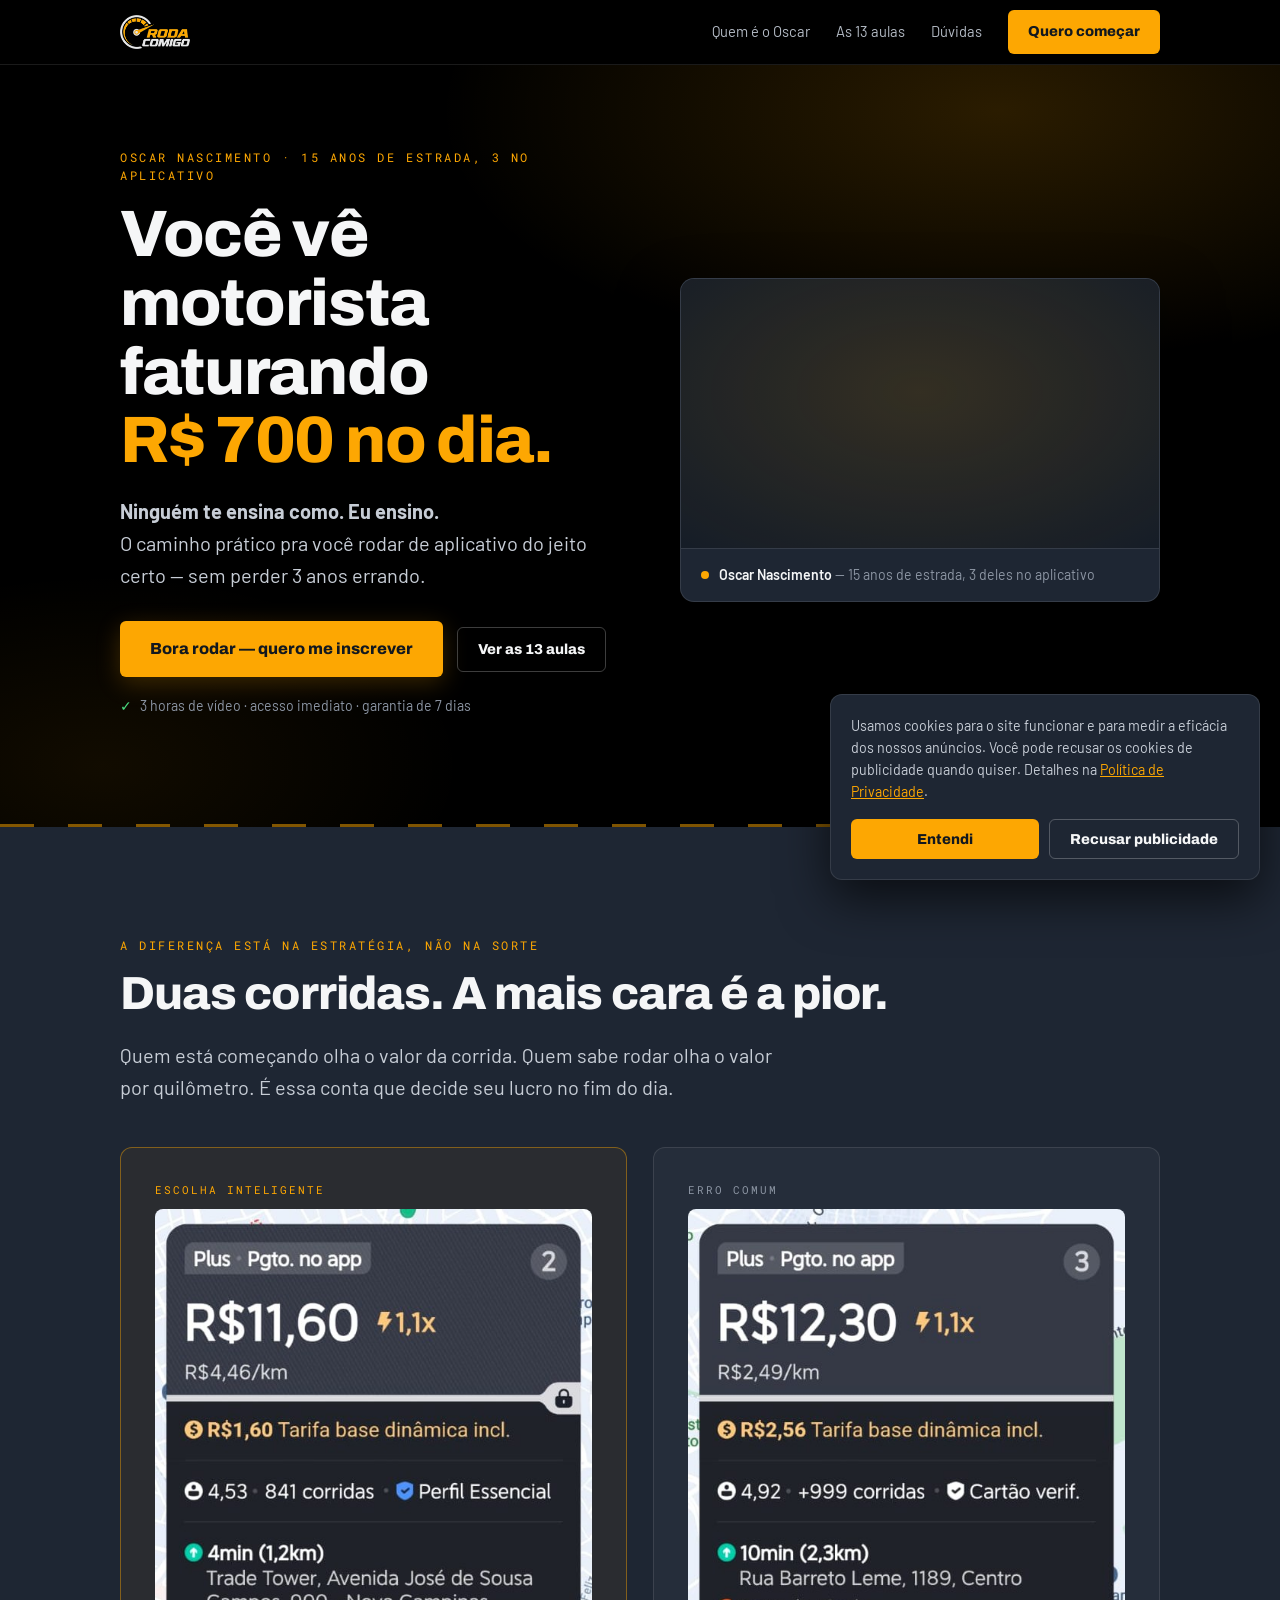
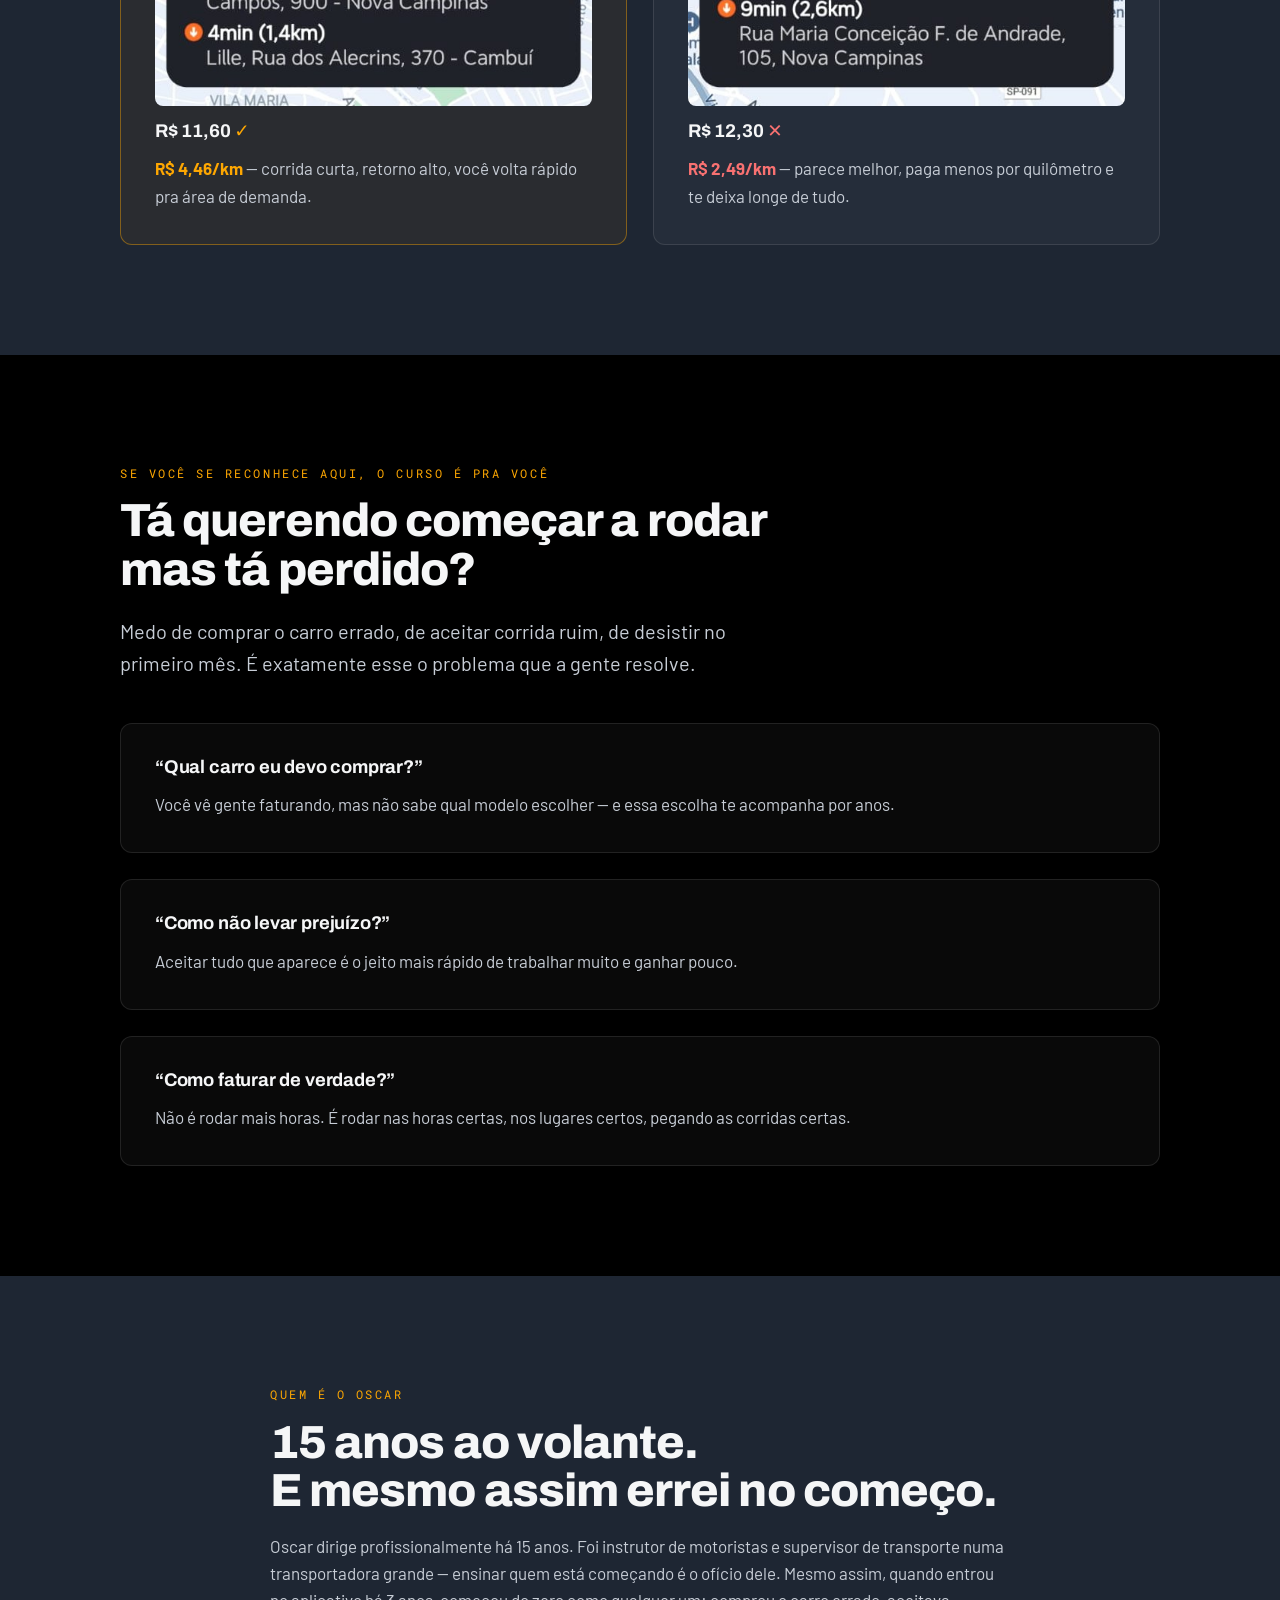
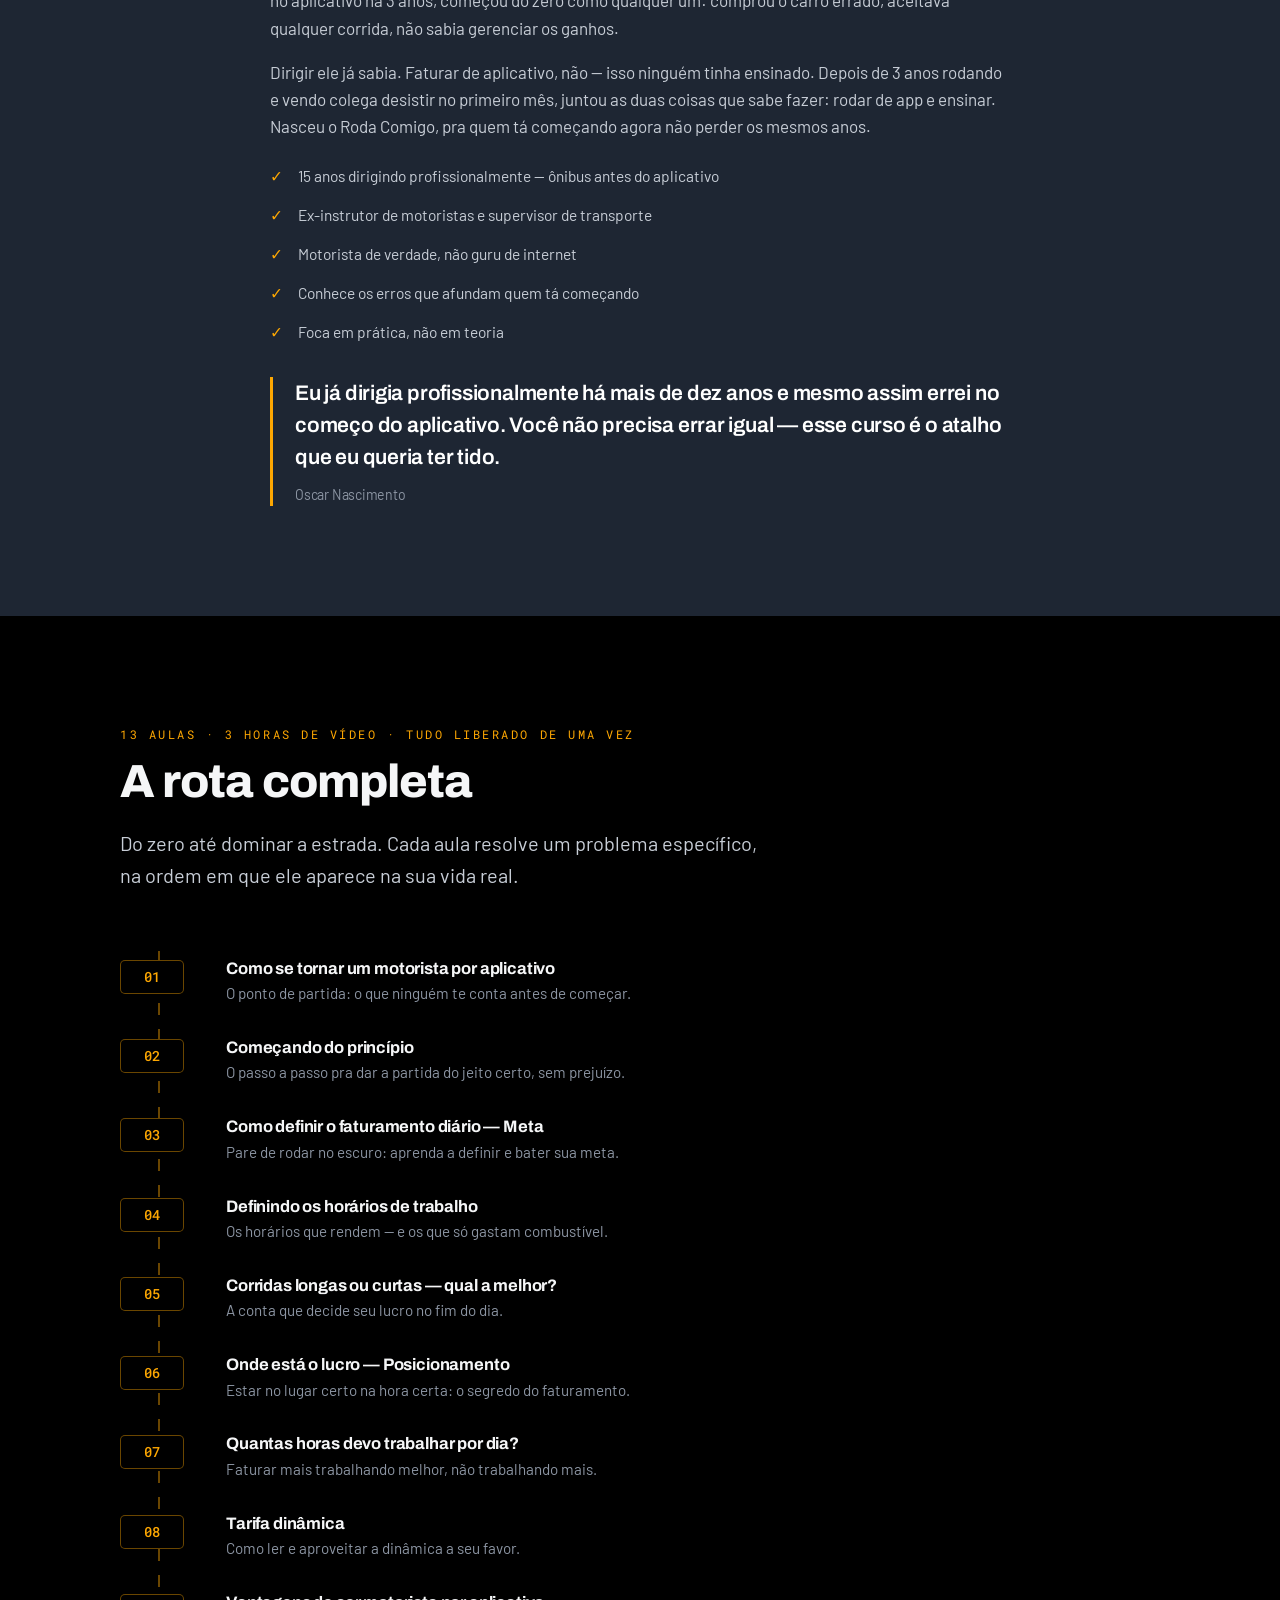
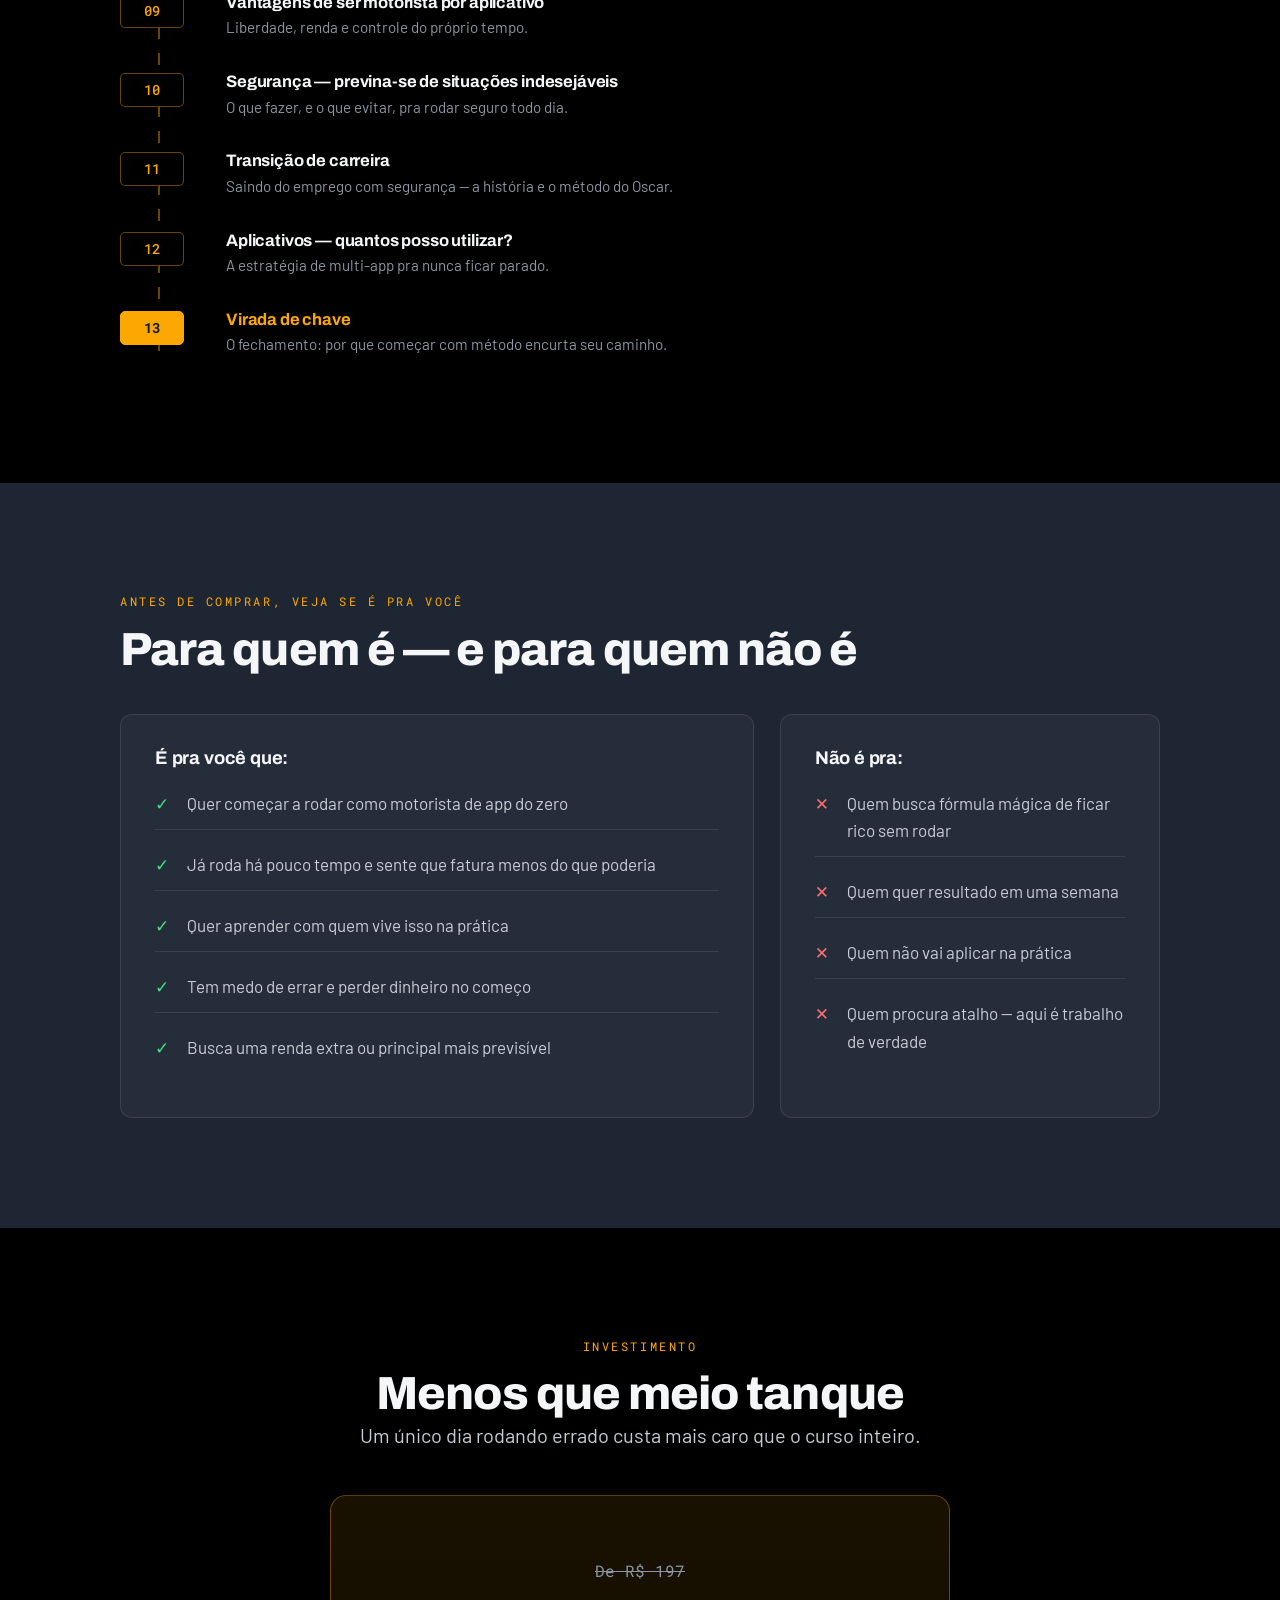
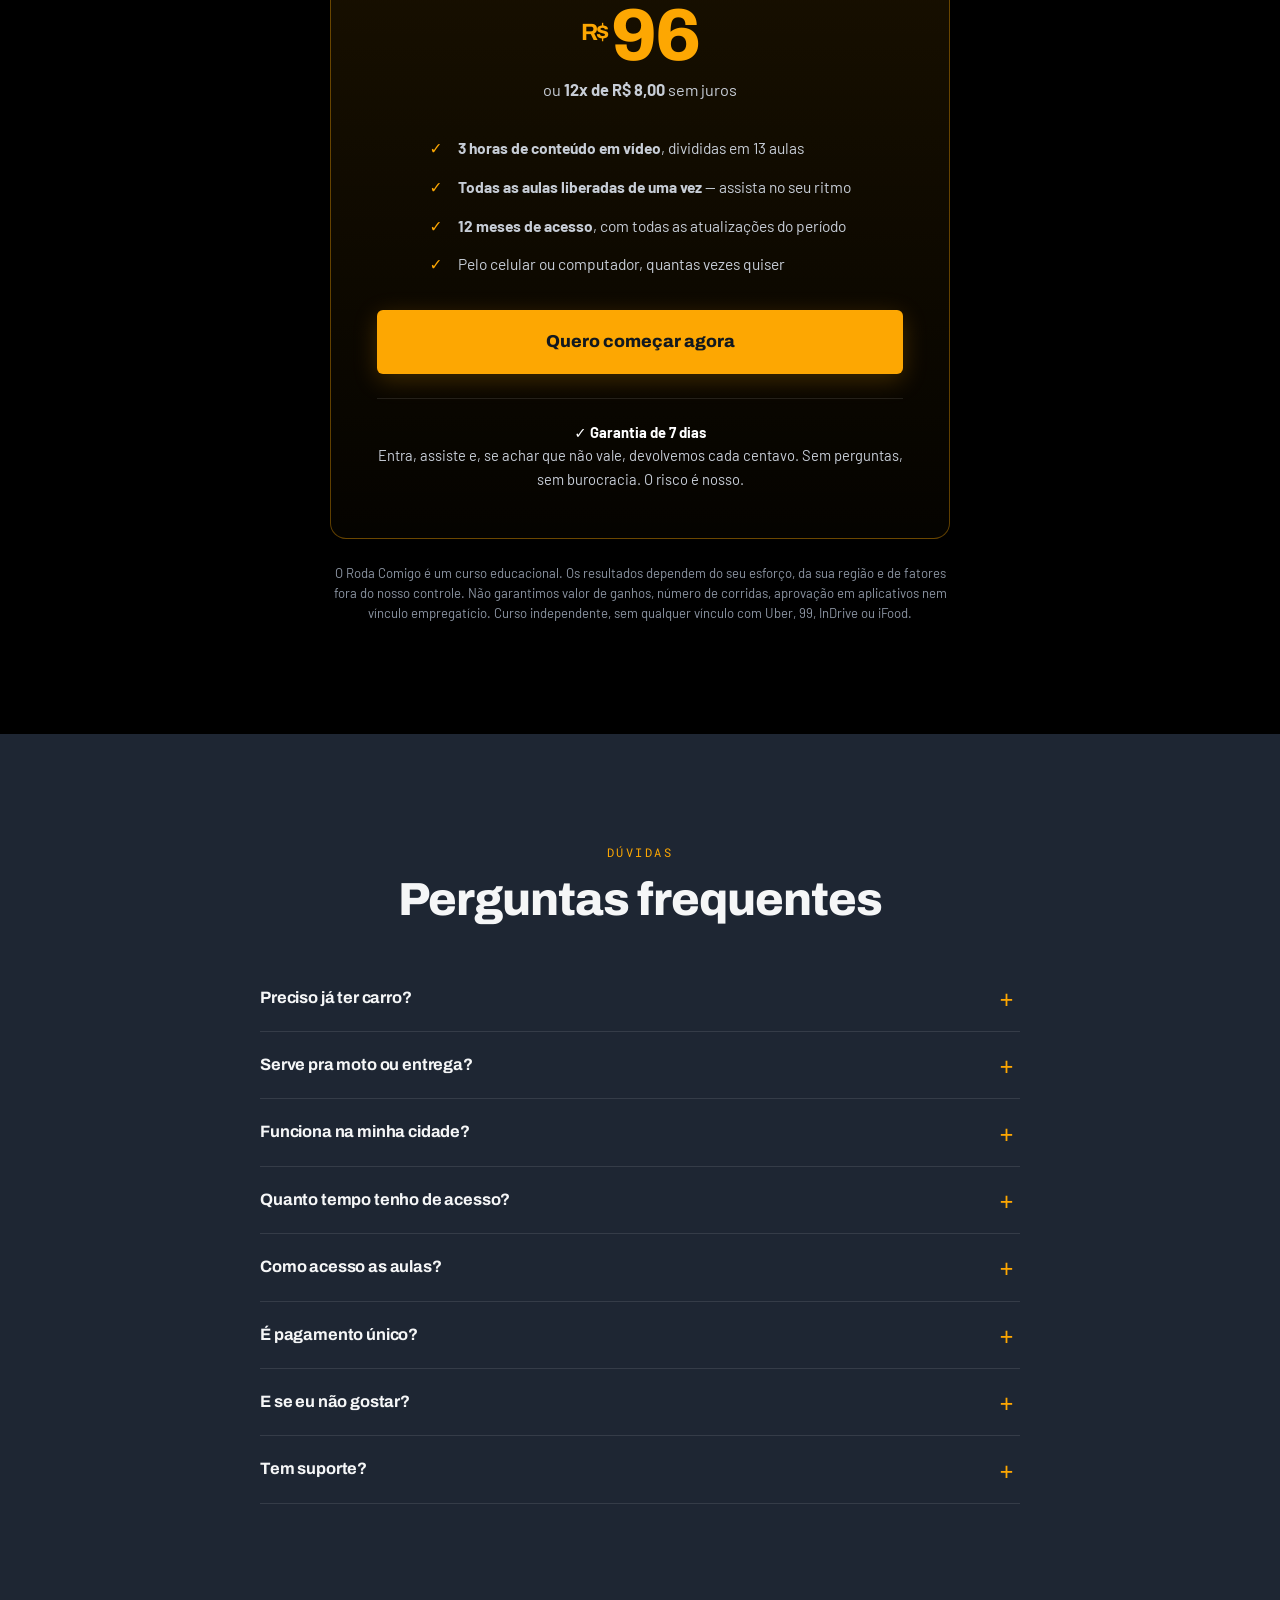
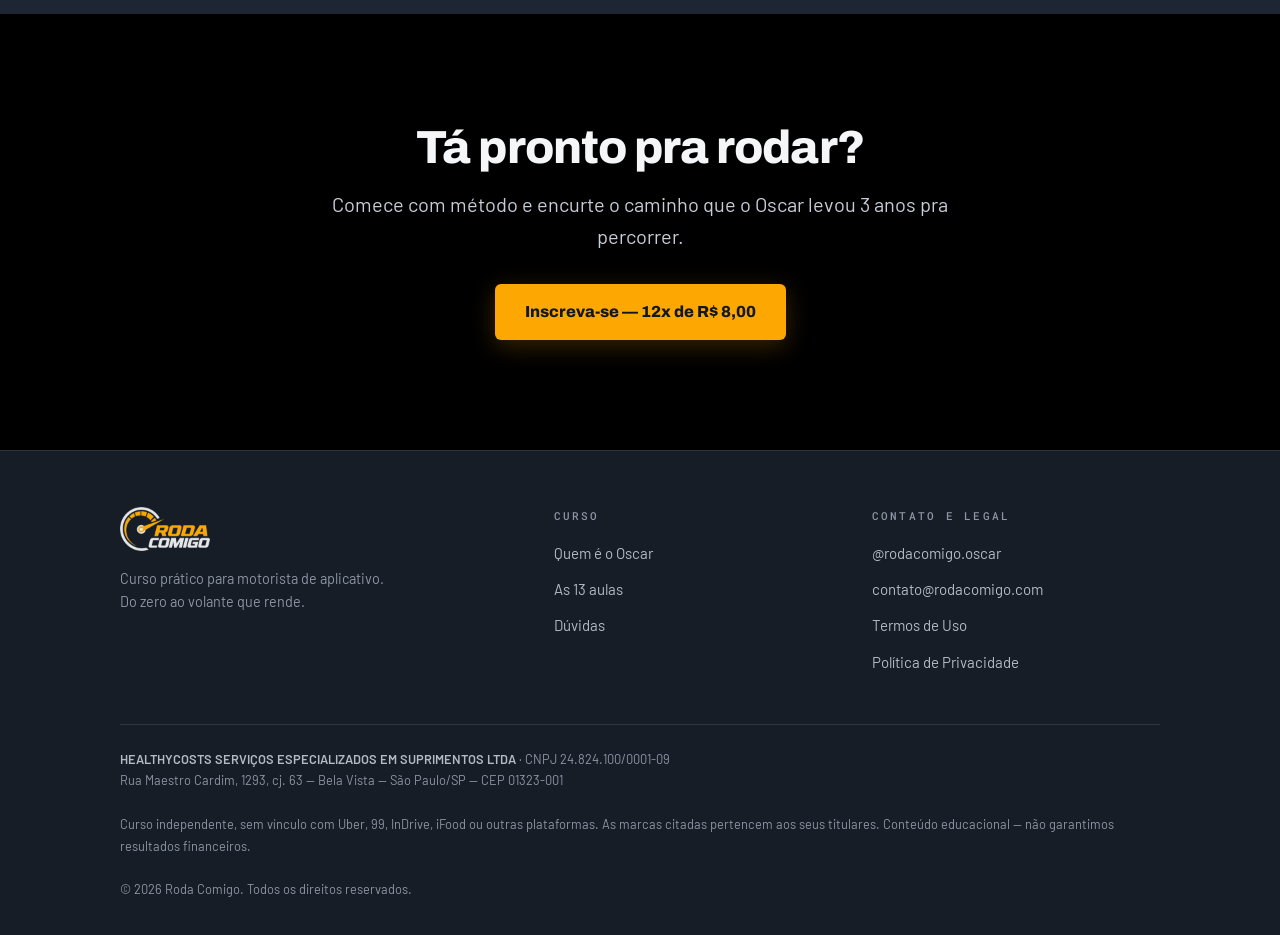
<file: index.html>
<!DOCTYPE html>
<html lang="pt-BR">
<head>
<meta charset="utf-8">
<meta name="viewport" content="width=device-width,initial-scale=1">
<title>Roda Comigo — Curso prático para motorista de aplicativo</title>
<meta name="description" content="O caminho prático pra começar a rodar de aplicativo do jeito certo, sem perder 3 anos errando. 13 aulas com Oscar Nascimento: 15 anos de estrada, 3 deles no aplicativo.">
<link rel="canonical" href="https://rodacomigo.com/">

<meta property="og:type" content="website">
<meta property="og:url" content="https://rodacomigo.com/">
<meta property="og:title" content="Roda Comigo — Curso prático para motorista de aplicativo">
<meta property="og:description" content="Você vê motorista faturando R$ 700 no dia. Ninguém te ensina como. Eu ensino.">
<meta property="og:image" content="https://rodacomigo.com/img/og.jpg">
<meta property="og:locale" content="pt_BR">
<meta name="twitter:card" content="summary_large_image">
<meta name="theme-color" content="#000000">

<link rel="icon" href="img/favicon.png">
<link rel="preconnect" href="https://fonts.googleapis.com">
<link rel="preconnect" href="https://fonts.gstatic.com" crossorigin>
<link rel="preconnect" href="https://player-vz-9c68e876-74e.tv.pandavideo.com.br">
<link href="https://fonts.googleapis.com/css2?family=Archivo:wght@400;600;700;800&family=Barlow:wght@400;500;600;700&family=Roboto+Mono:wght@400;500&display=swap" rel="stylesheet">
<link rel="stylesheet" href="style.css">

<!-- ═══════════════════════════════════════════════════════════════
     PIXEL / TAG — cole aqui quando tiver os IDs.
     Os pixels carregam por padrão, com base em legítimo interesse.
     Quem recusa no banner (opt-out) fica registrado e não é rastreado,
     conforme a Política de Privacidade (item 6).
     ═══════════════════════════════════════════════════════════════ -->
</head>
<body>

<nav class="nav">
  <div class="wrap">
    <a class="brand brand-img" href="/"><img src="img/logo-claro.png" alt="Roda Comigo" width="135" height="66"></a>
    <div class="nav-links">
      <a href="#sobre">Quem é o Oscar</a>
      <a href="#aulas">As 13 aulas</a>
      <a href="#faq">Dúvidas</a>
      <a class="btn btn-sm" href="https://clkdmg.site/pay/roda-comigo" target="_blank" rel="noopener">Quero começar</a>
    </div>
  </div>
</nav>

<!-- ═══════════ HERO ═══════════ -->
<header class="hero">
  <div class="wrap hero-grid">
    <div>
      <p class="eyebrow">Oscar Nascimento · 15 anos de estrada, 3 no aplicativo</p>
      <h1>Você vê motorista faturando<br><span class="amber">R$ 700 no dia.</span></h1>
      <p class="lead"><strong>Ninguém te ensina como. Eu ensino.</strong><br>
      O caminho prático pra você rodar de aplicativo do jeito certo — sem perder 3 anos errando.</p>
      <div class="hero-cta">
        <a class="btn" href="https://clkdmg.site/pay/roda-comigo" target="_blank" rel="noopener">Bora rodar — quero me inscrever</a>
        <a class="btn btn-ghost btn-sm" href="#aulas">Ver as 13 aulas</a>
      </div>
      <p class="hero-note">3 horas de vídeo · acesso imediato · garantia de 7 dias</p>
    </div>

    <!-- ═══ VÍDEO DO OSCAR — Panda Video ═══
         Para trocar o vídeo, substitua o ID 8ae888c9-78c2-40eb-933e-add168d52305
         na URL do iframe pelo ID do novo vídeo no painel do Panda. -->
    <div class="video-card">
      <div class="video-frame">
        <iframe
          id="panda-8ae888c9-78c2-40eb-933e-add168d52305"
          src="https://player-vz-9c68e876-74e.tv.pandavideo.com.br/embed/?v=8ae888c9-78c2-40eb-933e-add168d52305"
          title="Oscar Nascimento apresenta o Roda Comigo"
          allow="accelerometer;gyroscope;autoplay;encrypted-media;picture-in-picture"
          allowfullscreen="true"
          fetchpriority="high"></iframe>
      </div>
      <div class="video-cap">
        <span class="dot-live" aria-hidden="true"></span>
        <span><strong>Oscar Nascimento</strong> — 15 anos de estrada, 3 deles no aplicativo</span>
      </div>
    </div>
  </div>
</header>

<!-- ═══════════ A CONTA QUE NINGUÉM FAZ ═══════════ -->
<section class="section-graphite">
  <div class="wrap">
    <p class="eyebrow">A diferença está na estratégia, não na sorte</p>
    <h2>Duas corridas. A mais cara é a pior.</h2>
    <p class="lead">Quem está começando olha o valor da corrida. Quem sabe rodar olha o valor por quilômetro. É essa conta que decide seu lucro no fim do dia.</p>

    <div class="split">
      <div class="card hi">
        <span class="tag">Escolha inteligente</span>
        <!-- Substitua pela sua imagem: img/corrida-boa.jpeg -->
        <img src="img/corrida-boa.jpeg" alt="Print de corrida de R$ 11,60 com R$ 4,46 por quilômetro" style="border-radius:8px;margin-bottom:16px" loading="lazy">
        <h3>R$ 11,60 <span class="amber">✓</span></h3>
        <p style="margin:0;color:#c7cdd6"><strong class="amber">R$ 4,46/km</strong> — corrida curta, retorno alto, você volta rápido pra área de demanda.</p>
      </div>
      <div class="card">
        <span class="tag">Erro comum</span>
        <!-- Substitua pela sua imagem: img/corrida-ruim.jpeg -->
        <img src="img/corrida-ruim.jpeg" alt="Print de corrida de R$ 12,30 com R$ 2,49 por quilômetro" style="border-radius:8px;margin-bottom:16px" loading="lazy">
        <h3>R$ 12,30 <span style="color:#f87171">✕</span></h3>
        <p style="margin:0;color:#c7cdd6"><strong style="color:#f87171">R$ 2,49/km</strong> — parece melhor, paga menos por quilômetro e te deixa longe de tudo.</p>
      </div>
    </div>
  </div>
</section>

<!-- ═══════════ O PROBLEMA ═══════════ -->
<section>
  <div class="wrap">
    <p class="eyebrow">Se você se reconhece aqui, o curso é pra você</p>
    <h2>Tá querendo começar a rodar<br>mas tá perdido?</h2>
    <p class="lead">Medo de comprar o carro errado, de aceitar corrida ruim, de desistir no primeiro mês. É exatamente esse o problema que a gente resolve.</p>

    <div class="split" style="grid-template-columns:1fr">
      <div class="card"><h3>“Qual carro eu devo comprar?”</h3><p style="margin:0;color:#c7cdd6">Você vê gente faturando, mas não sabe qual modelo escolher — e essa escolha te acompanha por anos.</p></div>
      <div class="card"><h3>“Como não levar prejuízo?”</h3><p style="margin:0;color:#c7cdd6">Aceitar tudo que aparece é o jeito mais rápido de trabalhar muito e ganhar pouco.</p></div>
      <div class="card"><h3>“Como faturar de verdade?”</h3><p style="margin:0;color:#c7cdd6">Não é rodar mais horas. É rodar nas horas certas, nos lugares certos, pegando as corridas certas.</p></div>
    </div>
  </div>
</section>

<!-- ═══════════ OSCAR ═══════════ -->
<section class="section-graphite" id="sobre">
  <div class="wrap oscar oscar-solo">
    <div>
      <p class="eyebrow">Quem é o Oscar</p>
      <h2>15 anos ao volante.<br>E mesmo assim errei no começo.</h2>
      <p style="color:#c7cdd6">Oscar dirige profissionalmente há 15 anos. Foi instrutor de motoristas e supervisor de transporte numa transportadora grande — ensinar quem está começando é o ofício dele. Mesmo assim, quando entrou no aplicativo há 3 anos, começou do zero como qualquer um: comprou o carro errado, aceitava qualquer corrida, não sabia gerenciar os ganhos.</p>
      <p style="color:#c7cdd6">Dirigir ele já sabia. Faturar de aplicativo, não — isso ninguém tinha ensinado. Depois de 3 anos rodando e vendo colega desistir no primeiro mês, juntou as duas coisas que sabe fazer: rodar de app e ensinar. Nasceu o Roda Comigo, pra quem tá começando agora não perder os mesmos anos.</p>
      <ul class="offer-list" style="margin-bottom:0">
        <li>15 anos dirigindo profissionalmente — ônibus antes do aplicativo</li><li>Ex-instrutor de motoristas e supervisor de transporte</li><li>Motorista de verdade, não guru de internet</li>
        <li>Conhece os erros que afundam quem tá começando</li>
        <li>Foca em prática, não em teoria</li>
      </ul>
      <blockquote>
        Eu já dirigia profissionalmente há mais de dez anos e mesmo assim errei no começo do aplicativo. Você não precisa errar igual — esse curso é o atalho que eu queria ter tido.
        <cite>Oscar Nascimento</cite>
      </blockquote>
    </div>
  </div>
</section>

<!-- ═══════════ A ROTA — 13 AULAS ═══════════ -->
<section id="aulas">
  <div class="wrap">
    <p class="eyebrow">13 aulas · 3 horas de vídeo · tudo liberado de uma vez</p>
    <h2>A rota completa</h2>
    <p class="lead">Do zero até dominar a estrada. Cada aula resolve um problema específico, na ordem em que ele aparece na sua vida real.</p>

    <div class="rota">
      <article class="km"><div class="km-num">01</div><div class="km-body"><h3>Como se tornar um motorista por aplicativo</h3><p>O ponto de partida: o que ninguém te conta antes de começar.</p></div></article>
      <article class="km"><div class="km-num">02</div><div class="km-body"><h3>Começando do princípio</h3><p>O passo a passo pra dar a partida do jeito certo, sem prejuízo.</p></div></article>
      <article class="km"><div class="km-num">03</div><div class="km-body"><h3>Como definir o faturamento diário — Meta</h3><p>Pare de rodar no escuro: aprenda a definir e bater sua meta.</p></div></article>
      <article class="km"><div class="km-num">04</div><div class="km-body"><h3>Definindo os horários de trabalho</h3><p>Os horários que rendem — e os que só gastam combustível.</p></div></article>
      <article class="km"><div class="km-num">05</div><div class="km-body"><h3>Corridas longas ou curtas — qual a melhor?</h3><p>A conta que decide seu lucro no fim do dia.</p></div></article>
      <article class="km"><div class="km-num">06</div><div class="km-body"><h3>Onde está o lucro — Posicionamento</h3><p>Estar no lugar certo na hora certa: o segredo do faturamento.</p></div></article>
      <article class="km"><div class="km-num">07</div><div class="km-body"><h3>Quantas horas devo trabalhar por dia?</h3><p>Faturar mais trabalhando melhor, não trabalhando mais.</p></div></article>
      <article class="km"><div class="km-num">08</div><div class="km-body"><h3>Tarifa dinâmica</h3><p>Como ler e aproveitar a dinâmica a seu favor.</p></div></article>
      <article class="km"><div class="km-num">09</div><div class="km-body"><h3>Vantagens de ser motorista por aplicativo</h3><p>Liberdade, renda e controle do próprio tempo.</p></div></article>
      <article class="km"><div class="km-num">10</div><div class="km-body"><h3>Segurança — previna-se de situações indesejáveis</h3><p>O que fazer, e o que evitar, pra rodar seguro todo dia.</p></div></article>
      <article class="km"><div class="km-num">11</div><div class="km-body"><h3>Transição de carreira</h3><p>Saindo do emprego com segurança — a história e o método do Oscar.</p></div></article>
      <article class="km"><div class="km-num">12</div><div class="km-body"><h3>Aplicativos — quantos posso utilizar?</h3><p>A estratégia de multi-app pra nunca ficar parado.</p></div></article>
      <article class="km km-final"><div class="km-num">13</div><div class="km-body"><h3>Virada de chave</h3><p>O fechamento: por que começar com método encurta seu caminho.</p></div></article>
    </div>
  </div>
</section>

<!-- ═══════════ PARA QUEM É ═══════════ -->
<section class="section-graphite">
  <div class="wrap">
    <p class="eyebrow">Antes de comprar, veja se é pra você</p>
    <h2>Para quem é — e para quem não é</h2>
    <div class="fit">
      <div class="card">
        <h3 style="margin-bottom:8px">É pra você que:</h3>
        <ul class="yes">
          <li>Quer começar a rodar como motorista de app do zero</li>
          <li>Já roda há pouco tempo e sente que fatura menos do que poderia</li>
          <li>Quer aprender com quem vive isso na prática</li>
          <li>Tem medo de errar e perder dinheiro no começo</li>
          <li>Busca uma renda extra ou principal mais previsível</li>
        </ul>
      </div>
      <div class="card">
        <h3 style="margin-bottom:8px">Não é pra:</h3>
        <ul class="no">
          <li>Quem busca fórmula mágica de ficar rico sem rodar</li>
          <li>Quem quer resultado em uma semana</li>
          <li>Quem não vai aplicar na prática</li>
          <li>Quem procura atalho — aqui é trabalho de verdade</li>
        </ul>
      </div>
    </div>
  </div>
</section>

<!-- ═══════════ OFERTA ═══════════ -->
<section>
  <div class="wrap">
    <p class="eyebrow" style="text-align:center">Investimento</p>
    <h2 style="text-align:center">Menos que meio tanque</h2>
    <p class="lead" style="text-align:center;margin:0 auto">Um único dia rodando errado custa mais caro que o curso inteiro.</p>

    <div class="offer">
      <p class="price-old">De R$ 197</p>
      <p class="price"><small>R$</small>96</p>
      <p class="price-sub">ou <strong>12x de R$ 8,00</strong> sem juros</p>

      <ul class="offer-list">
        <li><strong>3 horas de conteúdo em vídeo</strong>, divididas em 13 aulas</li>
        <li><strong>Todas as aulas liberadas de uma vez</strong> — assista no seu ritmo</li>
        <li><strong>12 meses de acesso</strong>, com todas as atualizações do período</li>
        <li>Pelo celular ou computador, quantas vezes quiser</li>
      </ul>

      <a class="btn" href="https://clkdmg.site/pay/roda-comigo" target="_blank" rel="noopener">Quero começar agora</a>

      <div class="guarantee">
        <strong class="amber">✓ Garantia de 7 dias</strong><br>
        Entra, assiste e, se achar que não vale, devolvemos cada centavo. Sem perguntas, sem burocracia. O risco é nosso.
      </div>
    </div>

    <p class="disclaimer">
      O Roda Comigo é um curso educacional. Os resultados dependem do seu esforço, da sua região e de fatores fora do nosso controle.
      Não garantimos valor de ganhos, número de corridas, aprovação em aplicativos nem vínculo empregatício.
      Curso independente, sem qualquer vínculo com Uber, 99, InDrive ou iFood.
    </p>
  </div>
</section>

<!-- ═══════════ FAQ ═══════════ -->
<section class="section-graphite" id="faq">
  <div class="wrap">
    <p class="eyebrow" style="text-align:center">Dúvidas</p>
    <h2 style="text-align:center">Perguntas frequentes</h2>

    <div class="faq">
      <details>
        <summary>Preciso já ter carro?</summary>
        <p>Não. O curso ensina como escolher o carro certo antes de você gastar dinheiro — é um dos primeiros pontos da trilha.</p>
      </details>
      <details>
        <summary>Serve pra moto ou entrega?</summary>
        <p>O foco é transporte de passageiros por aplicativo. Boa parte da estratégia — metas, horários, posicionamento — se aplica a outras modalidades, mas os exemplos são de corrida.</p>
      </details>
      <details>
        <summary>Funciona na minha cidade?</summary>
        <p>Sim. Os princípios de meta, horário e posicionamento funcionam em qualquer praça. As regras específicas de cadastro variam por município, e o curso ensina onde verificar as da sua cidade.</p>
      </details>
      <details>
        <summary>Quanto tempo tenho de acesso?</summary>
        <p>12 meses a partir da liberação, incluindo todas as atualizações feitas no período. Você assiste quantas vezes quiser dentro desse prazo, no seu ritmo.</p>
      </details>
      <details>
        <summary>Como acesso as aulas?</summary>
        <p>Assim que o pagamento é confirmado, você recebe por e-mail o acesso à área de alunos, com <strong>todas as 13 aulas liberadas de uma vez</strong>. Nada de esperar aula abrir por semana — o conteúdo é curto de propósito, pra você aplicar já na próxima corrida.</p>
      </details>
      <details>
        <summary>É pagamento único?</summary>
        <p>Sim. R$ 96 à vista ou 12x de R$ 8,00 sem juros. Não há mensalidade nem cobrança recorrente.</p>
      </details>
      <details>
        <summary>E se eu não gostar?</summary>
        <p>Você tem 7 dias corridos para pedir o reembolso integral, sem precisar justificar, conforme o art. 49 do Código de Defesa do Consumidor. Basta escrever para contato@rodacomigo.com.</p>
      </details>
      <details>
        <summary>Tem suporte?</summary>
        <p>Sim, por e-mail em contato@rodacomigo.com, com resposta em até 2 dias úteis. Dúvida sobre acesso, cobrança ou conteúdo, é só escrever.</p>
      </details>
    </div>
  </div>
</section>

<!-- ═══════════ CTA FINAL ═══════════ -->
<section style="text-align:center">
  <div class="wrap">
    <h2>Tá pronto pra rodar?</h2>
    <p class="lead" style="margin:16px auto 32px">Comece com método e encurte o caminho que o Oscar levou 3 anos pra percorrer.</p>
    <a class="btn" href="https://clkdmg.site/pay/roda-comigo" target="_blank" rel="noopener">Inscreva-se — 12x de R$ 8,00</a>
  </div>
</section>

<!-- ═══════════ RODAPÉ ═══════════ -->
<footer>
  <div class="wrap">
    <div class="foot-grid">
      <div>
        <a class="brand brand-img" href="/" style="margin-bottom:16px"><img src="img/logo-claro.png" alt="Roda Comigo" width="150" height="73"></a>
        <p style="color:var(--muted);font-size:.9rem;max-width:34ch">Curso prático para motorista de aplicativo. Do zero ao volante que rende.</p>
      </div>
      <div>
        <h4>Curso</h4>
        <ul>
          <li><a href="#sobre">Quem é o Oscar</a></li>
          <li><a href="#aulas">As 13 aulas</a></li>
          <li><a href="#faq">Dúvidas</a></li>
        </ul>
      </div>
      <div>
        <h4>Contato e legal</h4>
        <ul>
          <li><a href="https://instagram.com/rodacomigo.oscar" target="_blank" rel="noopener">@rodacomigo.oscar</a></li>
          <li><a href="mailto:contato@rodacomigo.com">contato@rodacomigo.com</a></li>
          <li><a href="termos.html">Termos de Uso</a></li>
          <li><a href="privacidade.html">Política de Privacidade</a></li>
        </ul>
      </div>
    </div>

    <div class="foot-legal">
      <strong>HEALTHYCOSTS SERVIÇOS ESPECIALIZADOS EM SUPRIMENTOS LTDA</strong> · CNPJ 24.824.100/0001-09<br>
      Rua Maestro Cardim, 1293, cj. 63 — Bela Vista — São Paulo/SP — CEP 01323-001<br><br>
      Curso independente, sem vínculo com Uber, 99, InDrive, iFood ou outras plataformas. As marcas citadas pertencem aos seus titulares.
      Conteúdo educacional — não garantimos resultados financeiros.<br><br>
      © 2026 Roda Comigo. Todos os direitos reservados.
    </div>
  </div>
</footer>

<!-- ═══════════ BANNER DE COOKIES ═══════════ -->
<div class="cookie" id="cookie" role="dialog" aria-label="Aviso de cookies">
  <p>Usamos cookies para o site funcionar e para medir a eficácia dos nossos anúncios. Você pode recusar os cookies de publicidade quando quiser. Detalhes na <a href="privacidade.html">Política de Privacidade</a>.</p>
  <div class="cookie-actions">
    <button class="btn" id="cookie-ok">Entendi</button>
    <button class="btn btn-ghost" id="cookie-no">Recusar publicidade</button>
  </div>
</div>

<script>
(function(){
  var box = document.getElementById('cookie');
  var KEY = 'rc-cookies';
  var saved = null;
  try { saved = localStorage.getItem(KEY); } catch(e){}

  // Legitimo interesse: os pixels carregam por padrao.
  // Quem recusa (opt-out) fica gravado no navegador e nao volta a ser rastreado.
  if (saved !== 'no') { loadPixels(); }
  if (!saved) { box.classList.add('show'); }

  function decide(v){
    try { localStorage.setItem(KEY, v); } catch(e){}
    box.classList.remove('show');
    if (v === 'no' && window.fbq) { try { fbq('consent', 'revoke'); } catch(e){} }
  }
  document.getElementById('cookie-ok').onclick = function(){ decide('ok'); };
  document.getElementById('cookie-no').onclick = function(){ decide('no'); };

  // Carrega por padrao; a recusa no banner interrompe o rastreamento.
  function loadPixels(){
      if (window.fbq) return;
      !function(f,b,e,v,n,t,s){if(f.fbq)return;n=f.fbq=function(){n.callMethod?
      n.callMethod.apply(n,arguments):n.queue.push(arguments)};if(!f._fbq)f._fbq=n;
      n.push=n;n.loaded=!0;n.version='2.0';n.queue=[];t=b.createElement(e);t.async=!0;
      t.src=v;s=b.getElementsByTagName(e)[0];s.parentNode.insertBefore(t,s)}(window,
      document,'script','https://connect.facebook.net/pt_BR/fbevents.js');

      fbq('init', '1089068424084649');
      fbq('track', 'PageView');
      fbq('track', 'ViewContent', {
        content_name: 'Roda Comigo',
        content_ids: ['roda-comigo'],
        content_type: 'product',
        value: 96.00,
        currency: 'BRL'
      });

      // InitiateCheckout nao e disparado aqui de proposito.
      // Quem envia esse evento e o Digital Manager Guru, pela API de Conversoes.
      // Disparar tambem pelo navegador, sem eventID compartilhado, faria a Meta contar em dobro.
  }
})();
</script>

</body>
</html>
</file>
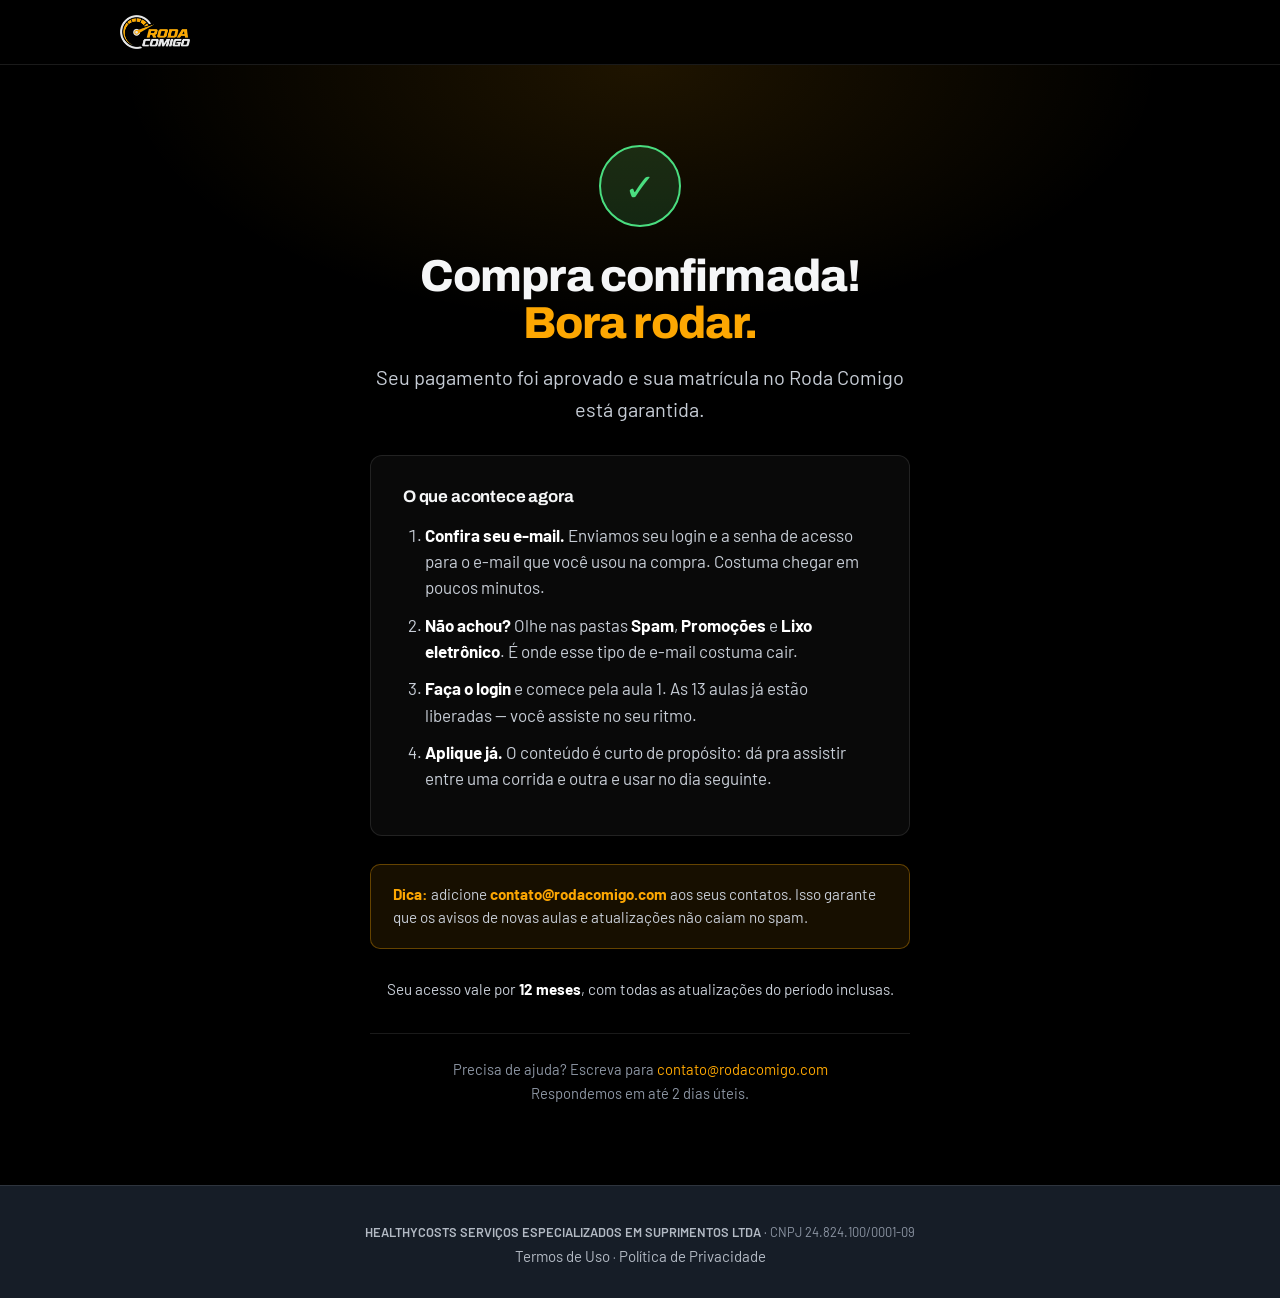
<file: obrigado.html>
<!DOCTYPE html>
<html lang="pt-BR">
<head>
<meta charset="utf-8">
<meta name="viewport" content="width=device-width,initial-scale=1">
<title>Compra confirmada — Roda Comigo</title>
<meta name="robots" content="noindex,nofollow">
<link rel="icon" href="img/favicon.png">
<link rel="preconnect" href="https://fonts.googleapis.com">
<link rel="preconnect" href="https://fonts.gstatic.com" crossorigin>
<link href="https://fonts.googleapis.com/css2?family=Archivo:wght@400;600;700;800&family=Barlow:wght@400;500;600;700&family=Roboto+Mono:wght@400;500&display=swap" rel="stylesheet">
<link rel="stylesheet" href="style.css">
<!-- ═══ EVENTO DE CONVERSÃO ═══
     Esta é a página de compra aprovada — é aqui que o evento Purchase
     do Meta Pixel e a conversão do Google Ads devem ser disparados.
     Cole o código de evento abaixo desta linha. -->
</head>
<body>

<nav class="nav">
  <div class="wrap">
    <a class="brand brand-img" href="/"><img src="img/logo-claro.png" alt="Roda Comigo" width="135" height="66"></a>
  </div>
</nav>

<main class="status">
  <div class="wrap status-box">
    <div class="status-icon status-ok">✓</div>
    <h1>Compra confirmada!<br><span class='amber'>Bora rodar.</span></h1>
    <p class="lead">Seu pagamento foi aprovado e sua matrícula no Roda Comigo está garantida.</p>
    <div class="status-steps">
      <h3>O que acontece agora</h3>
      <ol>
        <li><strong>Confira seu e-mail.</strong> Enviamos seu login e a senha de acesso para o e-mail que você usou na compra. Costuma chegar em poucos minutos.</li>
        <li><strong>Não achou?</strong> Olhe nas pastas <strong>Spam</strong>, <strong>Promoções</strong> e <strong>Lixo eletrônico</strong>. É onde esse tipo de e-mail costuma cair.</li>
        <li><strong>Faça o login</strong> e comece pela aula 1. As 13 aulas já estão liberadas — você assiste no seu ritmo.</li>
        <li><strong>Aplique já.</strong> O conteúdo é curto de propósito: dá pra assistir entre uma corrida e outra e usar no dia seguinte.</li>
      </ol>
    </div>

    <div class="status-alert">
      <strong>Dica:</strong> adicione <strong>contato@rodacomigo.com</strong> aos seus contatos.
      Isso garante que os avisos de novas aulas e atualizações não caiam no spam.
    </div>

    <p style="color:#c7cdd6;font-size:.95rem">
      Seu acesso vale por <strong style="color:#fff">12 meses</strong>, com todas as atualizações do período inclusas.
    </p>
    <div class="status-help">
      Precisa de ajuda? Escreva para <a href="mailto:contato@rodacomigo.com">contato@rodacomigo.com</a><br>
      Respondemos em até 2 dias úteis.
    </div>
  </div>
</main>

<footer style="padding:36px 0 28px">
  <div class="wrap">
    <div class="foot-legal" style="margin-top:0;padding-top:0;border:0;text-align:center">
      <strong>HEALTHYCOSTS SERVIÇOS ESPECIALIZADOS EM SUPRIMENTOS LTDA</strong> · CNPJ 24.824.100/0001-09<br>
      <a href="termos.html" style="color:#b3bac4">Termos de Uso</a> ·
      <a href="privacidade.html" style="color:#b3bac4">Política de Privacidade</a>
    </div>
  </div>
</footer>

</body>
</html>
</file>
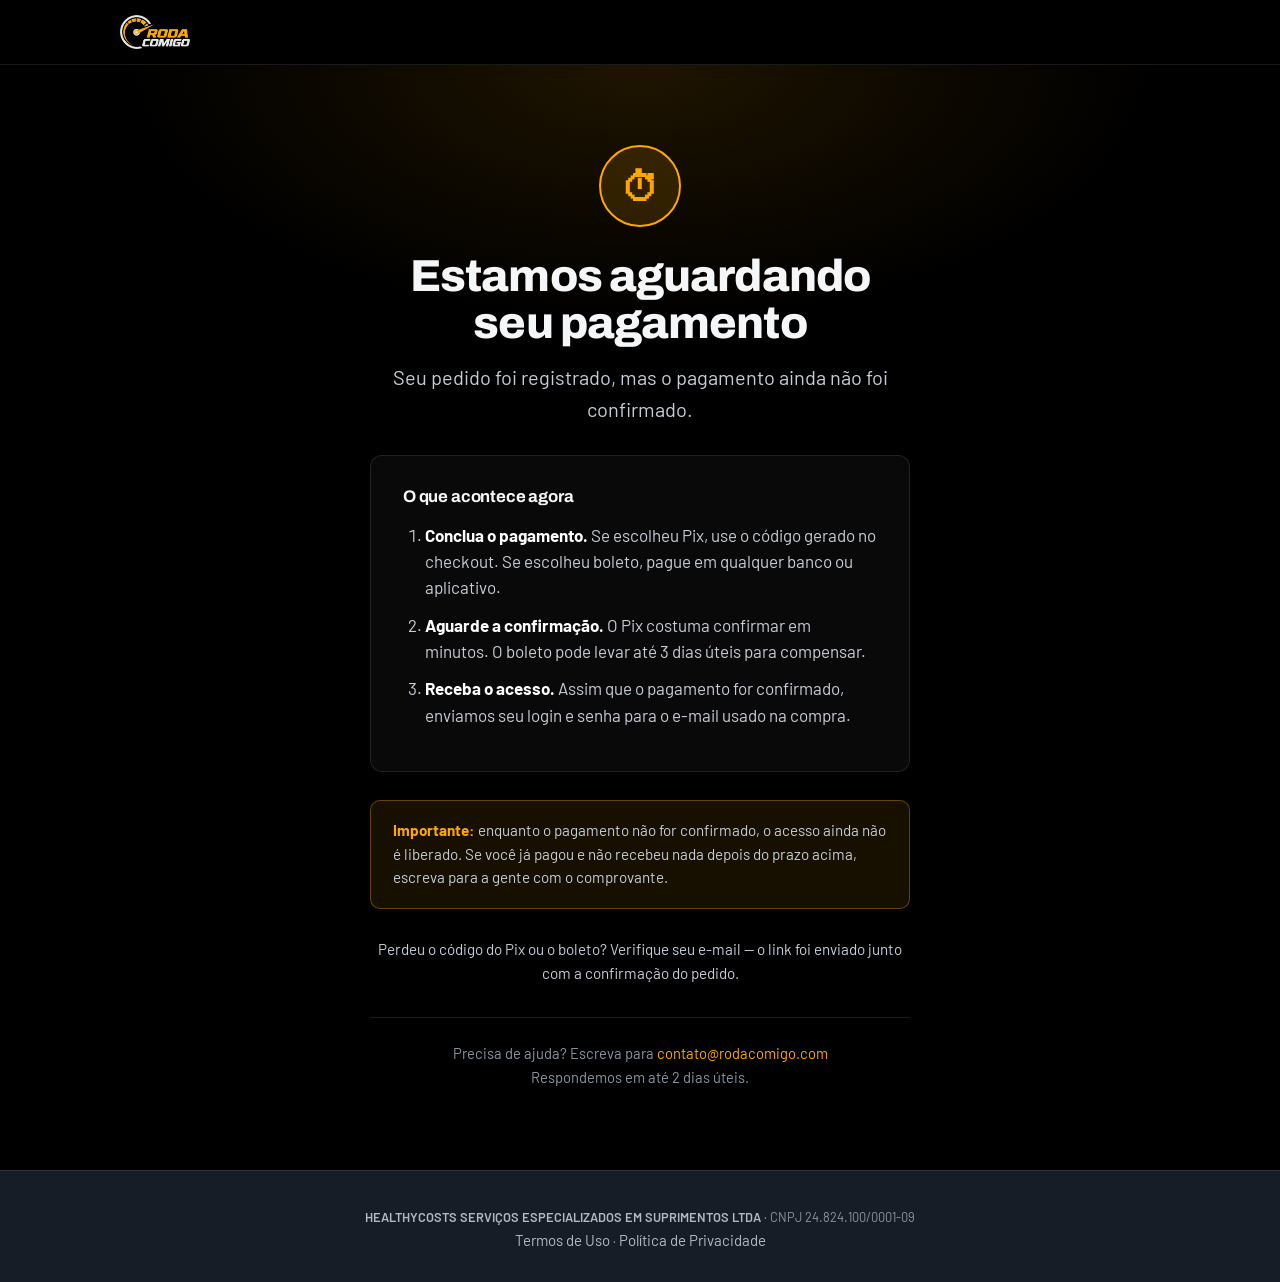
<file: pagamento-pendente.html>
<!DOCTYPE html>
<html lang="pt-BR">
<head>
<meta charset="utf-8">
<meta name="viewport" content="width=device-width,initial-scale=1">
<title>Pagamento pendente — Roda Comigo</title>
<meta name="robots" content="noindex,nofollow">
<link rel="icon" href="img/favicon.png">
<link rel="preconnect" href="https://fonts.googleapis.com">
<link rel="preconnect" href="https://fonts.gstatic.com" crossorigin>
<link href="https://fonts.googleapis.com/css2?family=Archivo:wght@400;600;700;800&family=Barlow:wght@400;500;600;700&family=Roboto+Mono:wght@400;500&display=swap" rel="stylesheet">
<link rel="stylesheet" href="style.css">
</head>
<body>

<nav class="nav">
  <div class="wrap">
    <a class="brand brand-img" href="/"><img src="img/logo-claro.png" alt="Roda Comigo" width="135" height="66"></a>
  </div>
</nav>

<main class="status">
  <div class="wrap status-box">
    <div class="status-icon status-wait">⏱</div>
    <h1>Estamos aguardando<br>seu pagamento</h1>
    <p class="lead">Seu pedido foi registrado, mas o pagamento ainda não foi confirmado.</p>
    <div class="status-steps">
      <h3>O que acontece agora</h3>
      <ol>
        <li><strong>Conclua o pagamento.</strong> Se escolheu Pix, use o código gerado no checkout. Se escolheu boleto, pague em qualquer banco ou aplicativo.</li>
        <li><strong>Aguarde a confirmação.</strong> O Pix costuma confirmar em minutos. O boleto pode levar até 3 dias úteis para compensar.</li>
        <li><strong>Receba o acesso.</strong> Assim que o pagamento for confirmado, enviamos seu login e senha para o e-mail usado na compra.</li>
      </ol>
    </div>

    <div class="status-alert">
      <strong>Importante:</strong> enquanto o pagamento não for confirmado, o acesso ainda não é liberado.
      Se você já pagou e não recebeu nada depois do prazo acima, escreva para a gente com o comprovante.
    </div>

    <p style="color:#c7cdd6;font-size:.95rem">
      Perdeu o código do Pix ou o boleto? Verifique seu e-mail — o link foi enviado junto com a confirmação do pedido.
    </p>
    <div class="status-help">
      Precisa de ajuda? Escreva para <a href="mailto:contato@rodacomigo.com">contato@rodacomigo.com</a><br>
      Respondemos em até 2 dias úteis.
    </div>
  </div>
</main>

<footer style="padding:36px 0 28px">
  <div class="wrap">
    <div class="foot-legal" style="margin-top:0;padding-top:0;border:0;text-align:center">
      <strong>HEALTHYCOSTS SERVIÇOS ESPECIALIZADOS EM SUPRIMENTOS LTDA</strong> · CNPJ 24.824.100/0001-09<br>
      <a href="termos.html" style="color:#b3bac4">Termos de Uso</a> ·
      <a href="privacidade.html" style="color:#b3bac4">Política de Privacidade</a>
    </div>
  </div>
</footer>

</body>
</html>
</file>
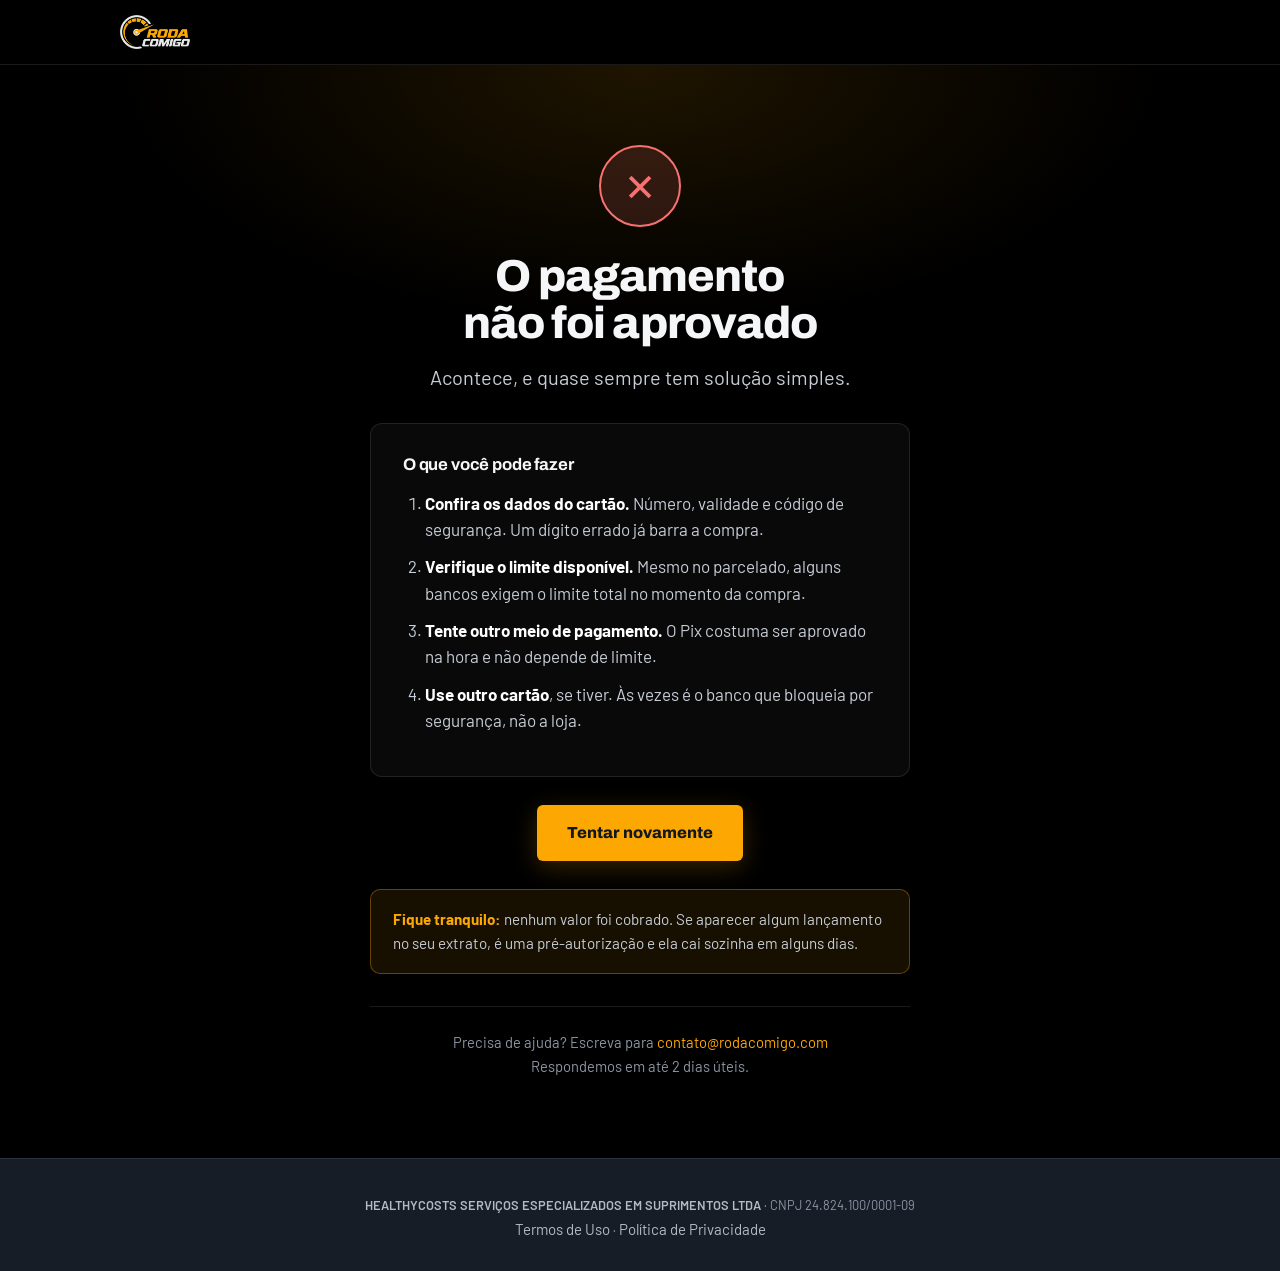
<file: pagamento-recusado.html>
<!DOCTYPE html>
<html lang="pt-BR">
<head>
<meta charset="utf-8">
<meta name="viewport" content="width=device-width,initial-scale=1">
<title>Pagamento não aprovado — Roda Comigo</title>
<meta name="robots" content="noindex,nofollow">
<link rel="icon" href="img/favicon.png">
<link rel="preconnect" href="https://fonts.googleapis.com">
<link rel="preconnect" href="https://fonts.gstatic.com" crossorigin>
<link href="https://fonts.googleapis.com/css2?family=Archivo:wght@400;600;700;800&family=Barlow:wght@400;500;600;700&family=Roboto+Mono:wght@400;500&display=swap" rel="stylesheet">
<link rel="stylesheet" href="style.css">
</head>
<body>

<nav class="nav">
  <div class="wrap">
    <a class="brand brand-img" href="/"><img src="img/logo-claro.png" alt="Roda Comigo" width="135" height="66"></a>
  </div>
</nav>

<main class="status">
  <div class="wrap status-box">
    <div class="status-icon status-no">✕</div>
    <h1>O pagamento<br>não foi aprovado</h1>
    <p class="lead">Acontece, e quase sempre tem solução simples.</p>
    <div class="status-steps">
      <h3>O que você pode fazer</h3>
      <ol>
        <li><strong>Confira os dados do cartão.</strong> Número, validade e código de segurança. Um dígito errado já barra a compra.</li>
        <li><strong>Verifique o limite disponível.</strong> Mesmo no parcelado, alguns bancos exigem o limite total no momento da compra.</li>
        <li><strong>Tente outro meio de pagamento.</strong> O Pix costuma ser aprovado na hora e não depende de limite.</li>
        <li><strong>Use outro cartão</strong>, se tiver. Às vezes é o banco que bloqueia por segurança, não a loja.</li>
      </ol>
    </div>

    <a class="btn" href="https://clkdmg.site/pay/roda-comigo">Tentar novamente</a>

    <div class="status-alert" style="margin-top:28px">
      <strong>Fique tranquilo:</strong> nenhum valor foi cobrado.
      Se aparecer algum lançamento no seu extrato, é uma pré-autorização e ela cai sozinha em alguns dias.
    </div>
    <div class="status-help">
      Precisa de ajuda? Escreva para <a href="mailto:contato@rodacomigo.com">contato@rodacomigo.com</a><br>
      Respondemos em até 2 dias úteis.
    </div>
  </div>
</main>

<footer style="padding:36px 0 28px">
  <div class="wrap">
    <div class="foot-legal" style="margin-top:0;padding-top:0;border:0;text-align:center">
      <strong>HEALTHYCOSTS SERVIÇOS ESPECIALIZADOS EM SUPRIMENTOS LTDA</strong> · CNPJ 24.824.100/0001-09<br>
      <a href="termos.html" style="color:#b3bac4">Termos de Uso</a> ·
      <a href="privacidade.html" style="color:#b3bac4">Política de Privacidade</a>
    </div>
  </div>
</footer>

</body>
</html>
</file>
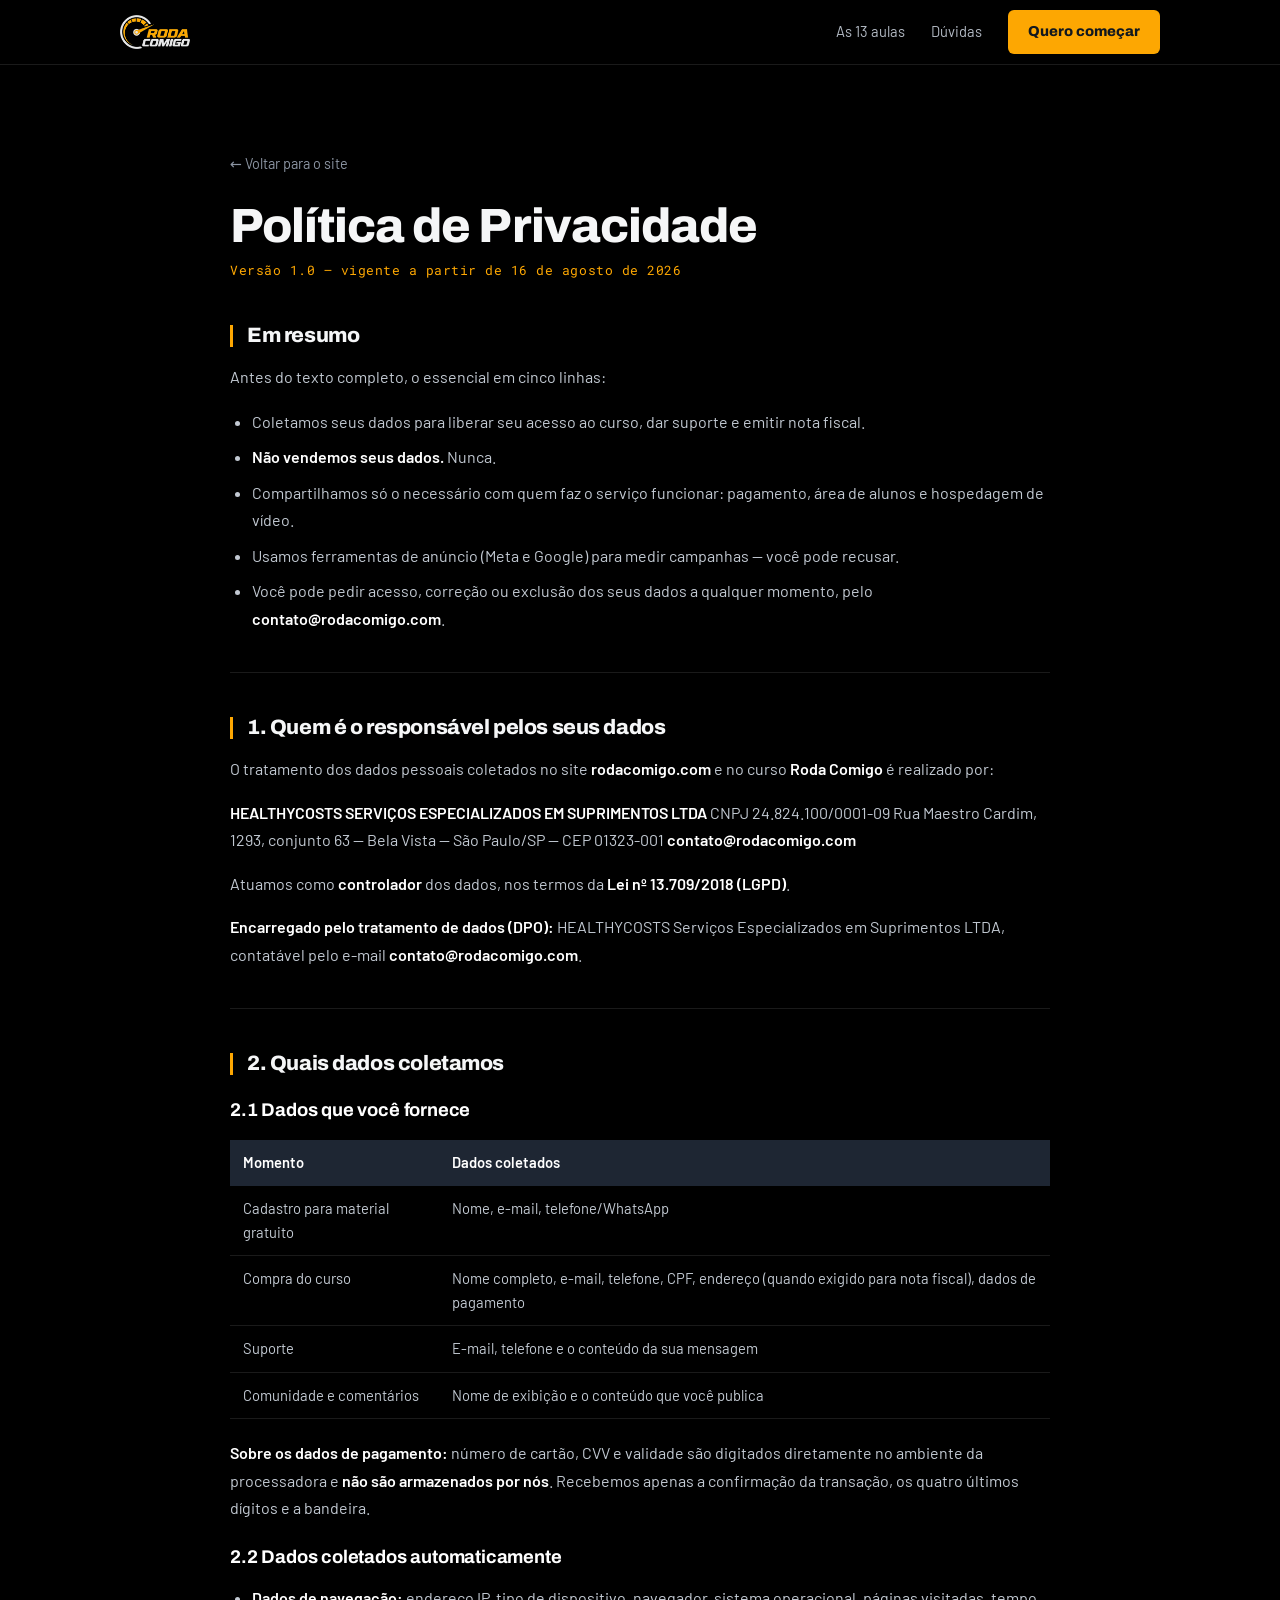
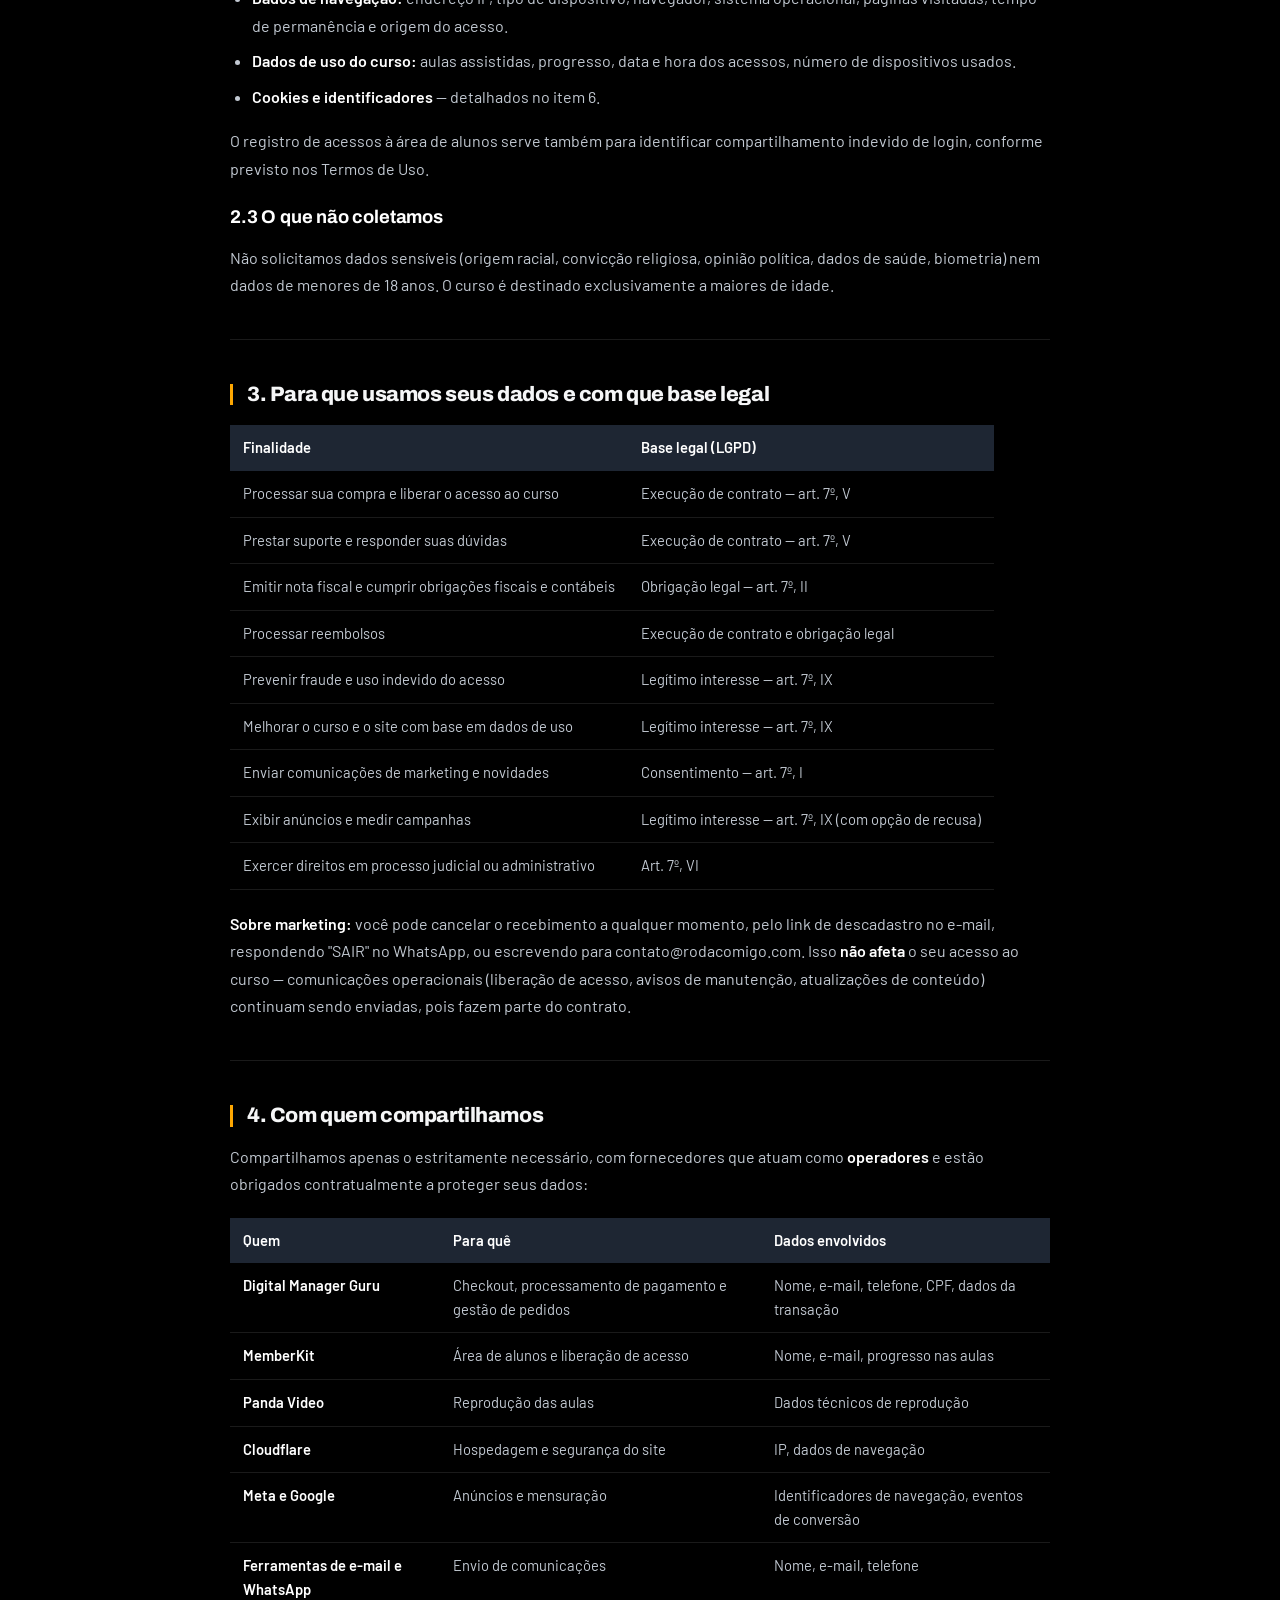
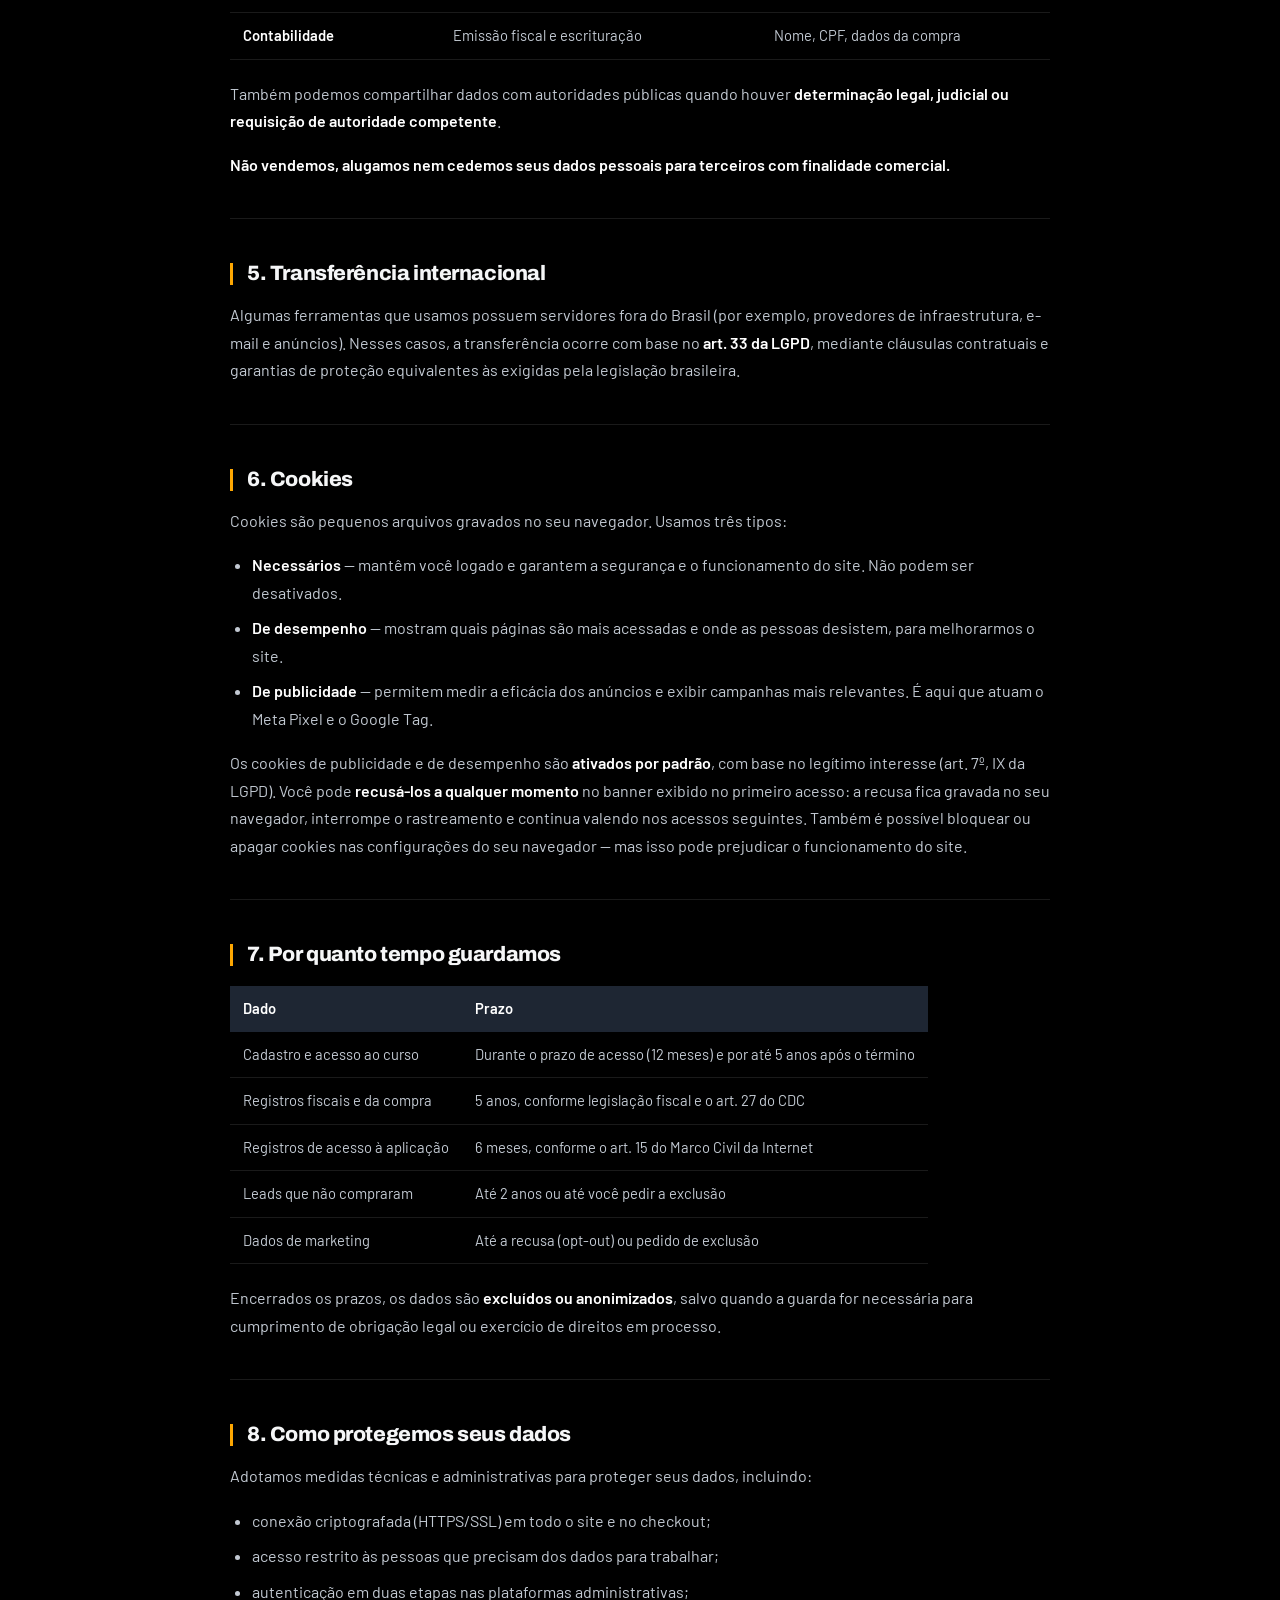
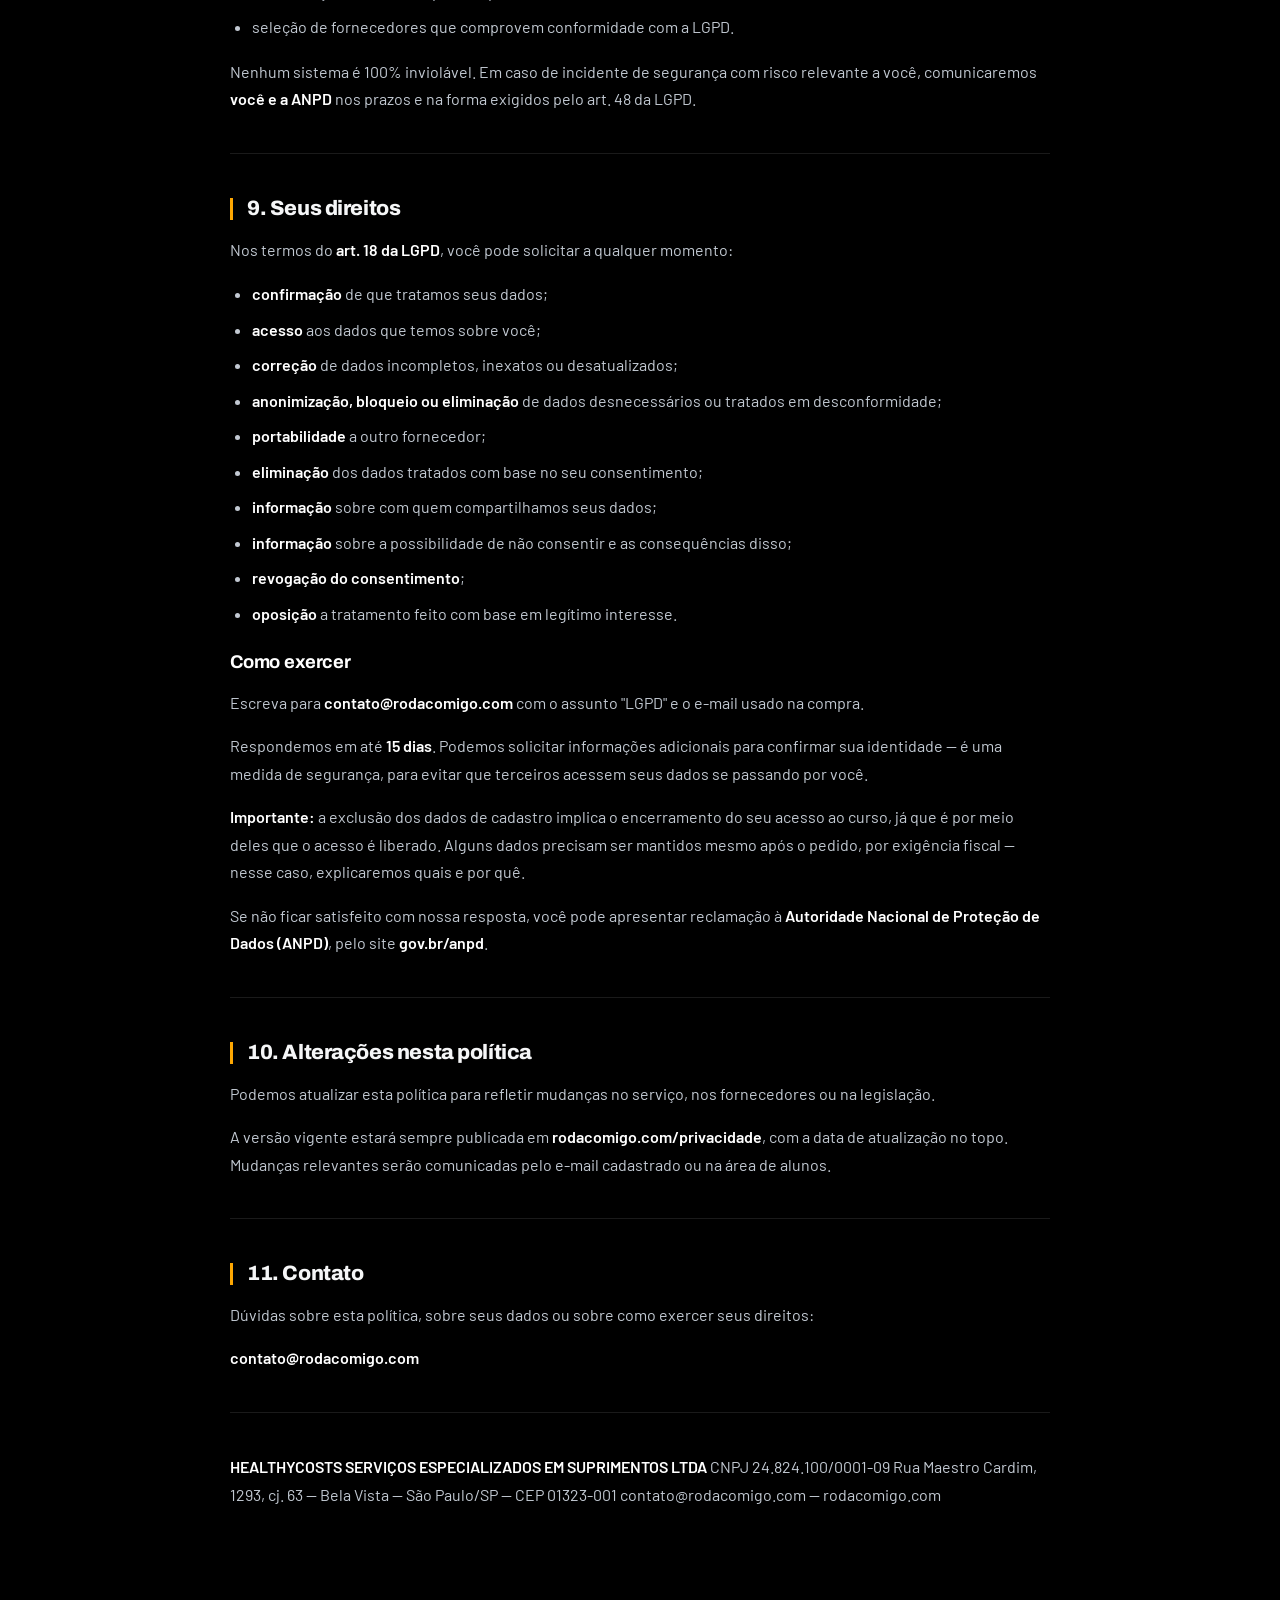
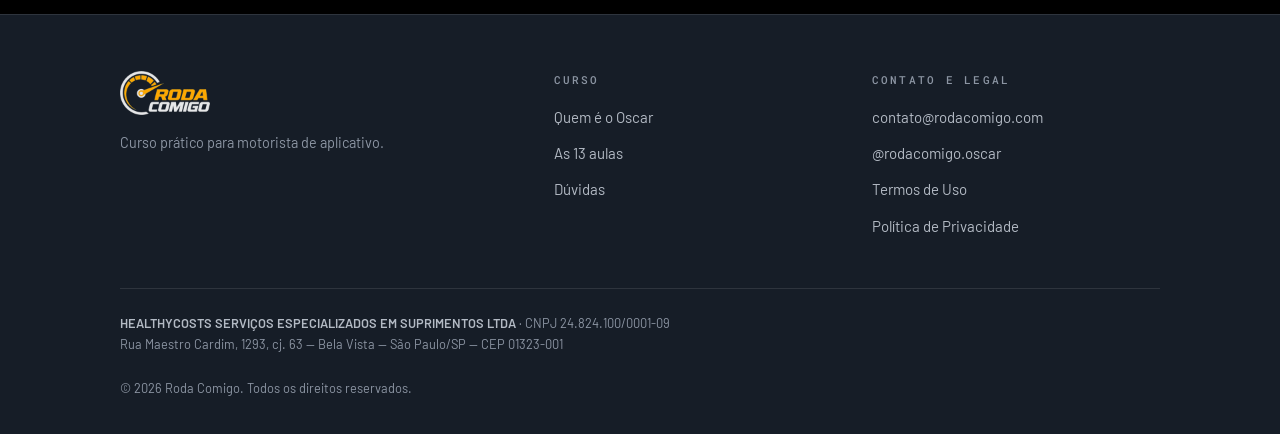
<file: privacidade.html>
<!DOCTYPE html>
<html lang="pt-BR">
<head>
<meta charset="utf-8">
<meta name="viewport" content="width=device-width,initial-scale=1">
<title>Política de Privacidade — Roda Comigo</title>
<meta name="description" content="Política de Privacidade do Roda Comigo — como tratamos seus dados, conforme a LGPD.">
<meta name="robots" content="index,follow">
<link rel="icon" href="img/favicon.png">
<link rel="preconnect" href="https://fonts.googleapis.com">
<link rel="preconnect" href="https://fonts.gstatic.com" crossorigin>
<link href="https://fonts.googleapis.com/css2?family=Archivo:wght@400;600;700;800&family=Barlow:wght@400;500;600;700&family=Roboto+Mono:wght@400;500&display=swap" rel="stylesheet">
<link rel="stylesheet" href="style.css">
</head>
<body>

<nav class="nav">
  <div class="wrap">
    <a class="brand brand-img" href="/"><img src="img/logo-claro.png" alt="Roda Comigo" width="135" height="66"></a>
    <div class="nav-links">
      <a href="/#aulas">As 13 aulas</a>
      <a href="/#faq">Dúvidas</a>
      <a class="btn btn-sm" href="https://clkdmg.site/pay/roda-comigo" target="_blank" rel="noopener">Quero começar</a>
    </div>
  </div>
</nav>

<main class="wrap legal">
  <a class="back" href="/">← Voltar para o site</a>
  <h1>Política de Privacidade</h1>
  <p class="version">Versão 1.0 — vigente a partir de 16 de agosto de 2026</p>
  <h2>Em resumo</h2>
<p>Antes do texto completo, o essencial em cinco linhas:</p>
<ul>
<li>Coletamos seus dados para liberar seu acesso ao curso, dar suporte e emitir nota fiscal.</li>
<li><strong>Não vendemos seus dados.</strong> Nunca.</li>
<li>Compartilhamos só o necessário com quem faz o serviço funcionar: pagamento, área de alunos e hospedagem de vídeo.</li>
<li>Usamos ferramentas de anúncio (Meta e Google) para medir campanhas — você pode recusar.</li>
<li>Você pode pedir acesso, correção ou exclusão dos seus dados a qualquer momento, pelo <strong>contato@rodacomigo.com</strong>.</li>
</ul>
<hr />
<h2>1. Quem é o responsável pelos seus dados</h2>
<p>O tratamento dos dados pessoais coletados no site <strong>rodacomigo.com</strong> e no curso <strong>Roda Comigo</strong> é realizado por:</p>
<p><strong>HEALTHYCOSTS SERVIÇOS ESPECIALIZADOS EM SUPRIMENTOS LTDA</strong>
CNPJ 24.824.100/0001-09
Rua Maestro Cardim, 1293, conjunto 63 — Bela Vista — São Paulo/SP — CEP 01323-001
<strong>contato@rodacomigo.com</strong></p>
<p>Atuamos como <strong>controlador</strong> dos dados, nos termos da <strong>Lei nº 13.709/2018 (LGPD)</strong>.</p>
<p><strong>Encarregado pelo tratamento de dados (DPO):</strong> HEALTHYCOSTS Serviços Especializados em Suprimentos LTDA, contatável pelo e-mail <strong>contato@rodacomigo.com</strong>.</p>
<hr />
<h2>2. Quais dados coletamos</h2>
<h3>2.1 Dados que você fornece</h3>
<table>
<thead>
<tr>
<th>Momento</th>
<th>Dados coletados</th>
</tr>
</thead>
<tbody>
<tr>
<td>Cadastro para material gratuito</td>
<td>Nome, e-mail, telefone/WhatsApp</td>
</tr>
<tr>
<td>Compra do curso</td>
<td>Nome completo, e-mail, telefone, CPF, endereço (quando exigido para nota fiscal), dados de pagamento</td>
</tr>
<tr>
<td>Suporte</td>
<td>E-mail, telefone e o conteúdo da sua mensagem</td>
</tr>
<tr>
<td>Comunidade e comentários</td>
<td>Nome de exibição e o conteúdo que você publica</td>
</tr>
</tbody>
</table>
<p><strong>Sobre os dados de pagamento:</strong> número de cartão, CVV e validade são digitados diretamente no ambiente da processadora e <strong>não são armazenados por nós</strong>. Recebemos apenas a confirmação da transação, os quatro últimos dígitos e a bandeira.</p>
<h3>2.2 Dados coletados automaticamente</h3>
<ul>
<li><strong>Dados de navegação:</strong> endereço IP, tipo de dispositivo, navegador, sistema operacional, páginas visitadas, tempo de permanência e origem do acesso.</li>
<li><strong>Dados de uso do curso:</strong> aulas assistidas, progresso, data e hora dos acessos, número de dispositivos usados.</li>
<li><strong>Cookies e identificadores</strong> — detalhados no item 6.</li>
</ul>
<p>O registro de acessos à área de alunos serve também para identificar compartilhamento indevido de login, conforme previsto nos Termos de Uso.</p>
<h3>2.3 O que não coletamos</h3>
<p>Não solicitamos dados sensíveis (origem racial, convicção religiosa, opinião política, dados de saúde, biometria) nem dados de menores de 18 anos. O curso é destinado exclusivamente a maiores de idade.</p>
<hr />
<h2>3. Para que usamos seus dados e com que base legal</h2>
<table>
<thead>
<tr>
<th>Finalidade</th>
<th>Base legal (LGPD)</th>
</tr>
</thead>
<tbody>
<tr>
<td>Processar sua compra e liberar o acesso ao curso</td>
<td>Execução de contrato — art. 7º, V</td>
</tr>
<tr>
<td>Prestar suporte e responder suas dúvidas</td>
<td>Execução de contrato — art. 7º, V</td>
</tr>
<tr>
<td>Emitir nota fiscal e cumprir obrigações fiscais e contábeis</td>
<td>Obrigação legal — art. 7º, II</td>
</tr>
<tr>
<td>Processar reembolsos</td>
<td>Execução de contrato e obrigação legal</td>
</tr>
<tr>
<td>Prevenir fraude e uso indevido do acesso</td>
<td>Legítimo interesse — art. 7º, IX</td>
</tr>
<tr>
<td>Melhorar o curso e o site com base em dados de uso</td>
<td>Legítimo interesse — art. 7º, IX</td>
</tr>
<tr>
<td>Enviar comunicações de marketing e novidades</td>
<td>Consentimento — art. 7º, I</td>
</tr>
<tr>
<td>Exibir anúncios e medir campanhas</td>
<td>Legítimo interesse — art. 7º, IX (com opção de recusa)</td>
</tr>
<tr>
<td>Exercer direitos em processo judicial ou administrativo</td>
<td>Art. 7º, VI</td>
</tr>
</tbody>
</table>
<p><strong>Sobre marketing:</strong> você pode cancelar o recebimento a qualquer momento, pelo link de descadastro no e-mail, respondendo "SAIR" no WhatsApp, ou escrevendo para contato@rodacomigo.com. Isso <strong>não afeta</strong> o seu acesso ao curso — comunicações operacionais (liberação de acesso, avisos de manutenção, atualizações de conteúdo) continuam sendo enviadas, pois fazem parte do contrato.</p>
<hr />
<h2>4. Com quem compartilhamos</h2>
<p>Compartilhamos apenas o estritamente necessário, com fornecedores que atuam como <strong>operadores</strong> e estão obrigados contratualmente a proteger seus dados:</p>
<table>
<thead>
<tr>
<th>Quem</th>
<th>Para quê</th>
<th>Dados envolvidos</th>
</tr>
</thead>
<tbody>
<tr>
<td><strong>Digital Manager Guru</strong></td>
<td>Checkout, processamento de pagamento e gestão de pedidos</td>
<td>Nome, e-mail, telefone, CPF, dados da transação</td>
</tr>
<tr>
<td><strong>MemberKit</strong></td>
<td>Área de alunos e liberação de acesso</td>
<td>Nome, e-mail, progresso nas aulas</td>
</tr>
<tr>
<td><strong>Panda Video</strong></td>
<td>Reprodução das aulas</td>
<td>Dados técnicos de reprodução</td>
</tr>
<tr>
<td><strong>Cloudflare</strong></td>
<td>Hospedagem e segurança do site</td>
<td>IP, dados de navegação</td>
</tr>
<tr>
<td><strong>Meta e Google</strong></td>
<td>Anúncios e mensuração</td>
<td>Identificadores de navegação, eventos de conversão</td>
</tr>
<tr>
<td><strong>Ferramentas de e-mail e WhatsApp</strong></td>
<td>Envio de comunicações</td>
<td>Nome, e-mail, telefone</td>
</tr>
<tr>
<td><strong>Contabilidade</strong></td>
<td>Emissão fiscal e escrituração</td>
<td>Nome, CPF, dados da compra</td>
</tr>
</tbody>
</table>
<p>Também podemos compartilhar dados com autoridades públicas quando houver <strong>determinação legal, judicial ou requisição de autoridade competente</strong>.</p>
<p><strong>Não vendemos, alugamos nem cedemos seus dados pessoais para terceiros com finalidade comercial.</strong></p>
<hr />
<h2>5. Transferência internacional</h2>
<p>Algumas ferramentas que usamos possuem servidores fora do Brasil (por exemplo, provedores de infraestrutura, e-mail e anúncios). Nesses casos, a transferência ocorre com base no <strong>art. 33 da LGPD</strong>, mediante cláusulas contratuais e garantias de proteção equivalentes às exigidas pela legislação brasileira.</p>
<hr />
<h2>6. Cookies</h2>
<p>Cookies são pequenos arquivos gravados no seu navegador. Usamos três tipos:</p>
<ul>
<li><strong>Necessários</strong> — mantêm você logado e garantem a segurança e o funcionamento do site. Não podem ser desativados.</li>
<li><strong>De desempenho</strong> — mostram quais páginas são mais acessadas e onde as pessoas desistem, para melhorarmos o site.</li>
<li><strong>De publicidade</strong> — permitem medir a eficácia dos anúncios e exibir campanhas mais relevantes. É aqui que atuam o Meta Pixel e o Google Tag.</li>
</ul>
<p>Os cookies de publicidade e de desempenho são <strong>ativados por padrão</strong>, com base no legítimo interesse (art. 7º, IX da LGPD). Você pode <strong>recusá-los a qualquer momento</strong> no banner exibido no primeiro acesso: a recusa fica gravada no seu navegador, interrompe o rastreamento e continua valendo nos acessos seguintes. Também é possível bloquear ou apagar cookies nas configurações do seu navegador — mas isso pode prejudicar o funcionamento do site.</p>
<hr />
<h2>7. Por quanto tempo guardamos</h2>
<table>
<thead>
<tr>
<th>Dado</th>
<th>Prazo</th>
</tr>
</thead>
<tbody>
<tr>
<td>Cadastro e acesso ao curso</td>
<td>Durante o prazo de acesso (12 meses) e por até 5 anos após o término</td>
</tr>
<tr>
<td>Registros fiscais e da compra</td>
<td>5 anos, conforme legislação fiscal e o art. 27 do CDC</td>
</tr>
<tr>
<td>Registros de acesso à aplicação</td>
<td>6 meses, conforme o art. 15 do Marco Civil da Internet</td>
</tr>
<tr>
<td>Leads que não compraram</td>
<td>Até 2 anos ou até você pedir a exclusão</td>
</tr>
<tr>
<td>Dados de marketing</td>
<td>Até a recusa (opt-out) ou pedido de exclusão</td>
</tr>
</tbody>
</table>
<p>Encerrados os prazos, os dados são <strong>excluídos ou anonimizados</strong>, salvo quando a guarda for necessária para cumprimento de obrigação legal ou exercício de direitos em processo.</p>
<hr />
<h2>8. Como protegemos seus dados</h2>
<p>Adotamos medidas técnicas e administrativas para proteger seus dados, incluindo:</p>
<ul>
<li>conexão criptografada (HTTPS/SSL) em todo o site e no checkout;</li>
<li>acesso restrito às pessoas que precisam dos dados para trabalhar;</li>
<li>autenticação em duas etapas nas plataformas administrativas;</li>
<li>seleção de fornecedores que comprovem conformidade com a LGPD.</li>
</ul>
<p>Nenhum sistema é 100% inviolável. Em caso de incidente de segurança com risco relevante a você, comunicaremos <strong>você e a ANPD</strong> nos prazos e na forma exigidos pelo art. 48 da LGPD.</p>
<hr />
<h2>9. Seus direitos</h2>
<p>Nos termos do <strong>art. 18 da LGPD</strong>, você pode solicitar a qualquer momento:</p>
<ul>
<li><strong>confirmação</strong> de que tratamos seus dados;</li>
<li><strong>acesso</strong> aos dados que temos sobre você;</li>
<li><strong>correção</strong> de dados incompletos, inexatos ou desatualizados;</li>
<li><strong>anonimização, bloqueio ou eliminação</strong> de dados desnecessários ou tratados em desconformidade;</li>
<li><strong>portabilidade</strong> a outro fornecedor;</li>
<li><strong>eliminação</strong> dos dados tratados com base no seu consentimento;</li>
<li><strong>informação</strong> sobre com quem compartilhamos seus dados;</li>
<li><strong>informação</strong> sobre a possibilidade de não consentir e as consequências disso;</li>
<li><strong>revogação do consentimento</strong>;</li>
<li><strong>oposição</strong> a tratamento feito com base em legítimo interesse.</li>
</ul>
<h3>Como exercer</h3>
<p>Escreva para <strong>contato@rodacomigo.com</strong> com o assunto "LGPD" e o e-mail usado na compra.</p>
<p>Respondemos em até <strong>15 dias</strong>. Podemos solicitar informações adicionais para confirmar sua identidade — é uma medida de segurança, para evitar que terceiros acessem seus dados se passando por você.</p>
<p><strong>Importante:</strong> a exclusão dos dados de cadastro implica o encerramento do seu acesso ao curso, já que é por meio deles que o acesso é liberado. Alguns dados precisam ser mantidos mesmo após o pedido, por exigência fiscal — nesse caso, explicaremos quais e por quê.</p>
<p>Se não ficar satisfeito com nossa resposta, você pode apresentar reclamação à <strong>Autoridade Nacional de Proteção de Dados (ANPD)</strong>, pelo site <strong>gov.br/anpd</strong>.</p>
<hr />
<h2>10. Alterações nesta política</h2>
<p>Podemos atualizar esta política para refletir mudanças no serviço, nos fornecedores ou na legislação.</p>
<p>A versão vigente estará sempre publicada em <strong>rodacomigo.com/privacidade</strong>, com a data de atualização no topo. Mudanças relevantes serão comunicadas pelo e-mail cadastrado ou na área de alunos.</p>
<hr />
<h2>11. Contato</h2>
<p>Dúvidas sobre esta política, sobre seus dados ou sobre como exercer seus direitos:</p>
<p><strong>contato@rodacomigo.com</strong></p>
<hr />
<p><strong>HEALTHYCOSTS SERVIÇOS ESPECIALIZADOS EM SUPRIMENTOS LTDA</strong>
CNPJ 24.824.100/0001-09
Rua Maestro Cardim, 1293, cj. 63 — Bela Vista — São Paulo/SP — CEP 01323-001
contato@rodacomigo.com — rodacomigo.com</p>
</main>

<footer>
  <div class="wrap">
    <div class="foot-grid">
      <div>
        <a class="brand brand-img" href="/" style="margin-bottom:16px"><img src="img/logo-claro.png" alt="Roda Comigo" width="150" height="73"></a>
        <p style="color:var(--muted);font-size:.9rem;max-width:34ch">Curso prático para motorista de aplicativo.</p>
      </div>
      <div>
        <h4>Curso</h4>
        <ul>
          <li><a href="/#sobre">Quem é o Oscar</a></li>
          <li><a href="/#aulas">As 13 aulas</a></li>
          <li><a href="/#faq">Dúvidas</a></li>
        </ul>
      </div>
      <div>
        <h4>Contato e legal</h4>
        <ul>
          <li><a href="mailto:contato@rodacomigo.com">contato@rodacomigo.com</a></li>
          <li><a href="https://instagram.com/rodacomigo.oscar" target="_blank" rel="noopener">@rodacomigo.oscar</a></li>
          <li><a href="termos.html">Termos de Uso</a></li>
          <li><a href="privacidade.html">Política de Privacidade</a></li>
        </ul>
      </div>
    </div>
    <div class="foot-legal">
      <strong>HEALTHYCOSTS SERVIÇOS ESPECIALIZADOS EM SUPRIMENTOS LTDA</strong> · CNPJ 24.824.100/0001-09<br>
      Rua Maestro Cardim, 1293, cj. 63 — Bela Vista — São Paulo/SP — CEP 01323-001<br><br>
      © 2026 Roda Comigo. Todos os direitos reservados.
    </div>
  </div>
</footer>

</body>
</html>
</file>
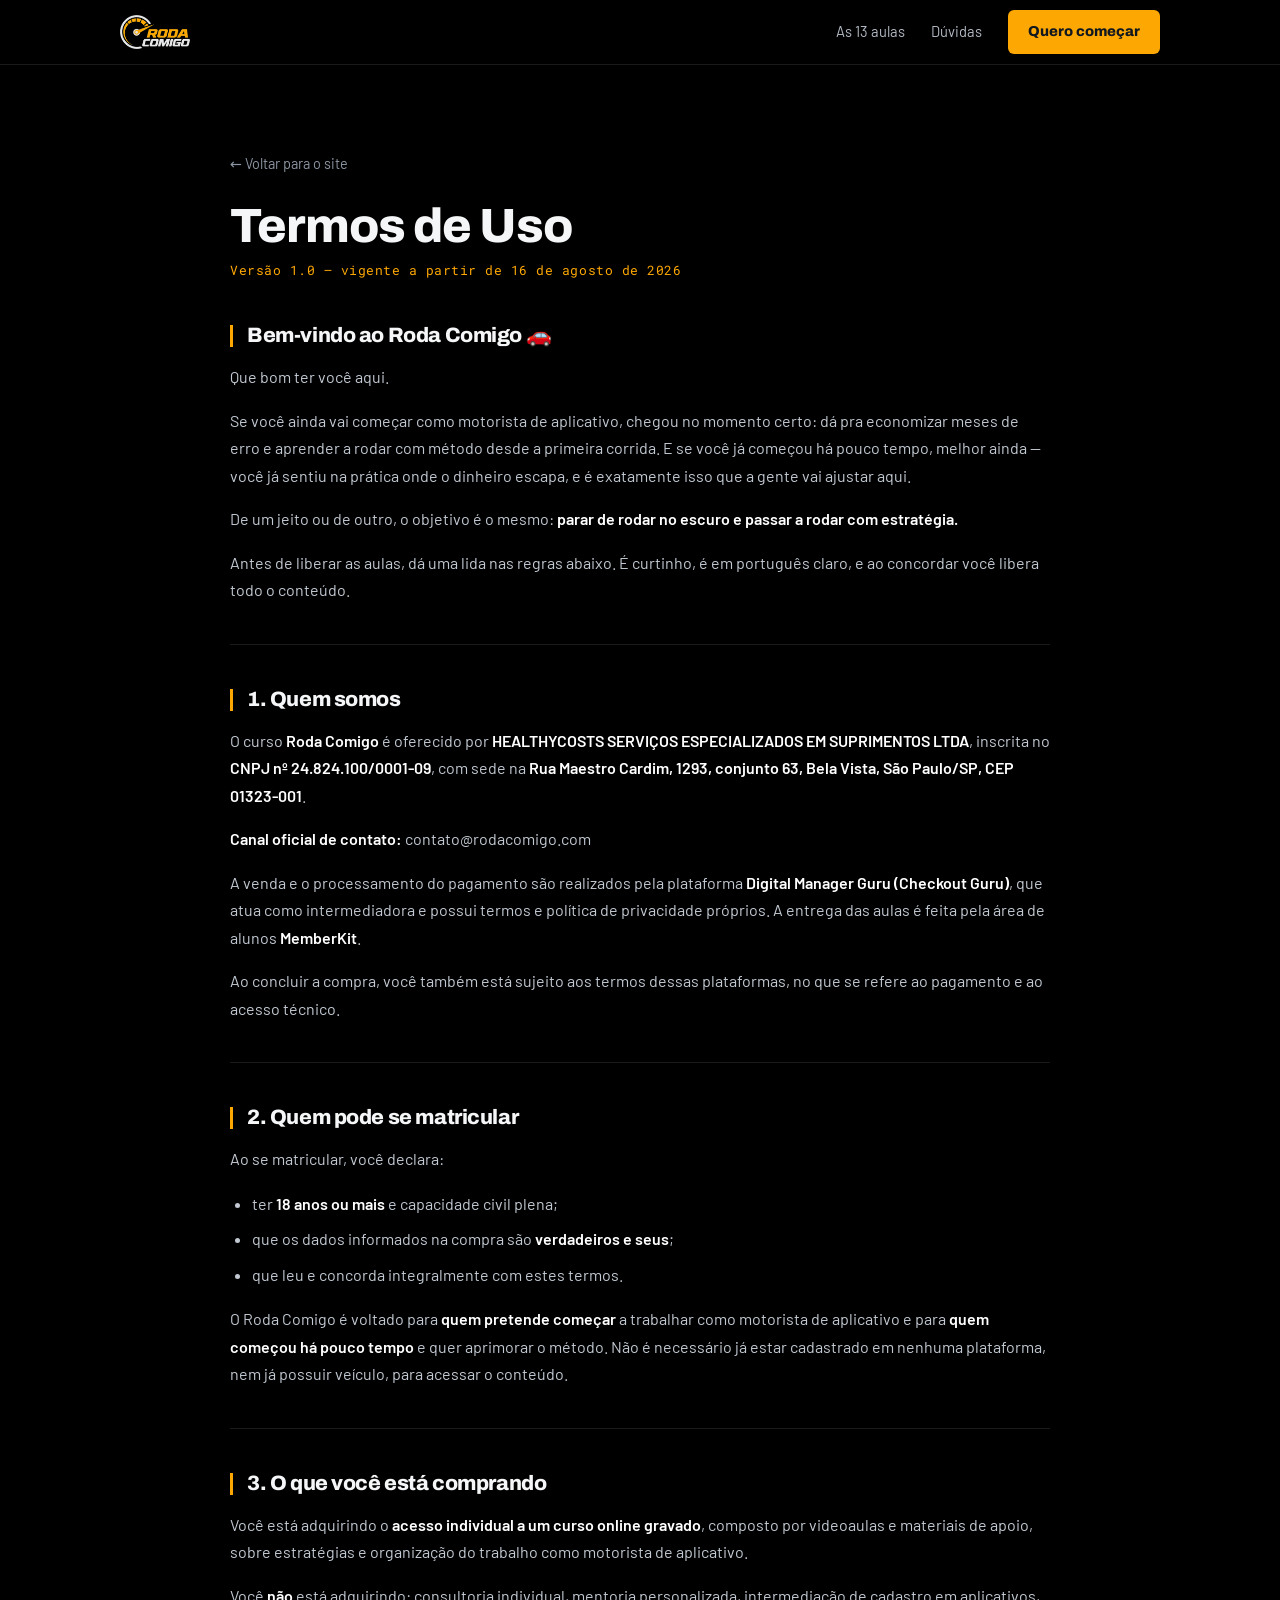
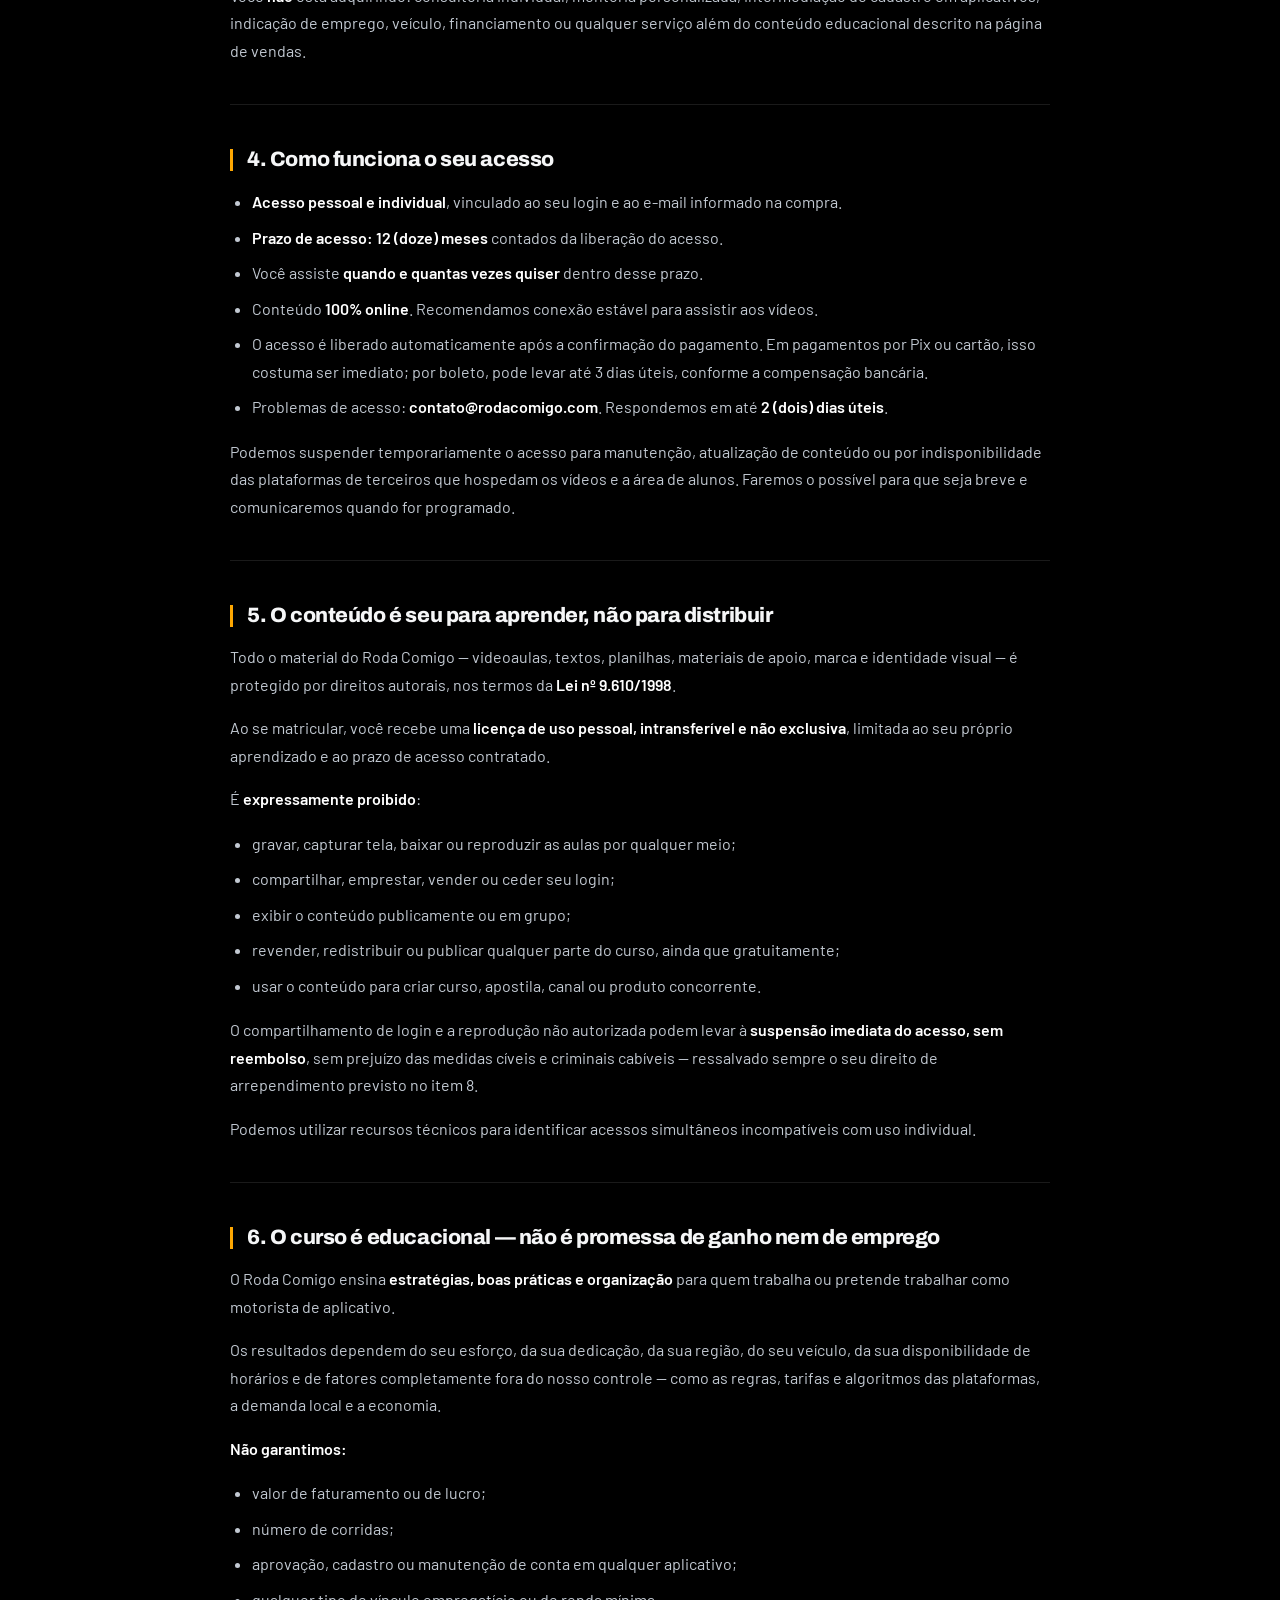
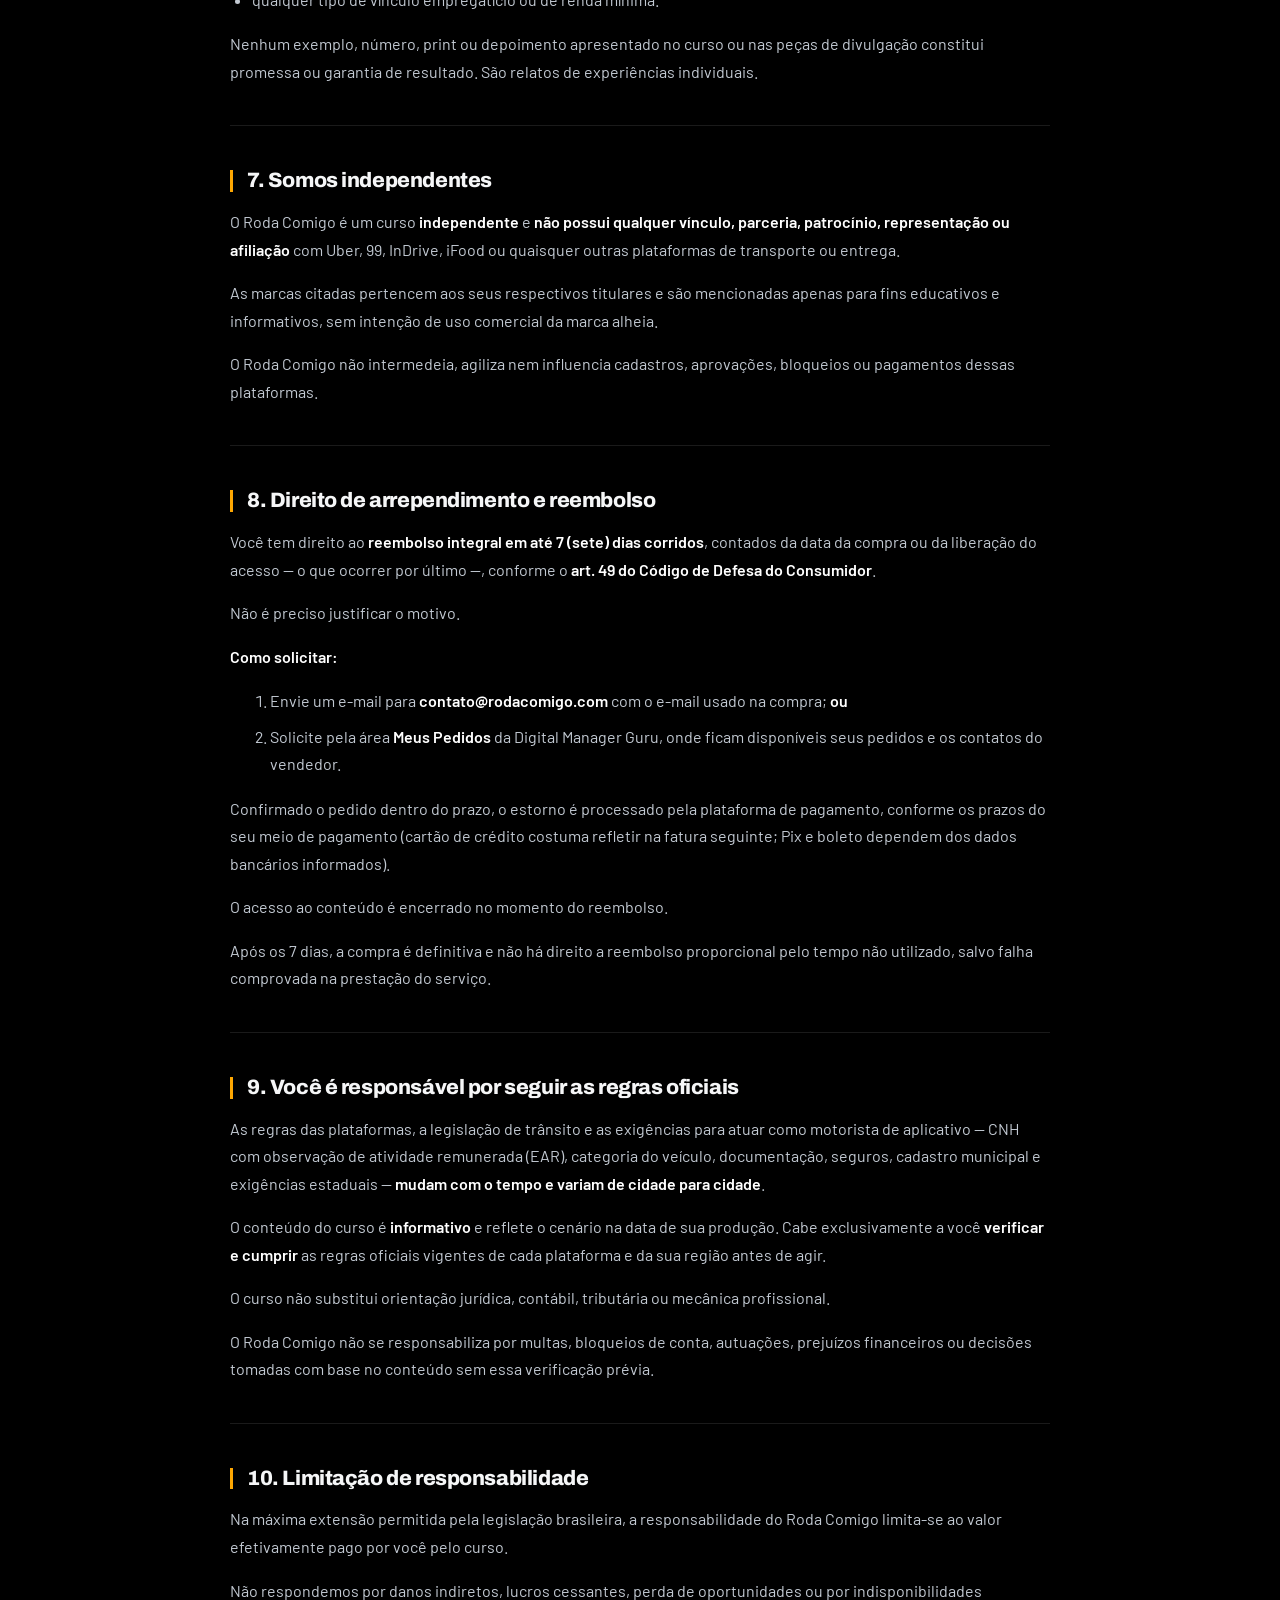
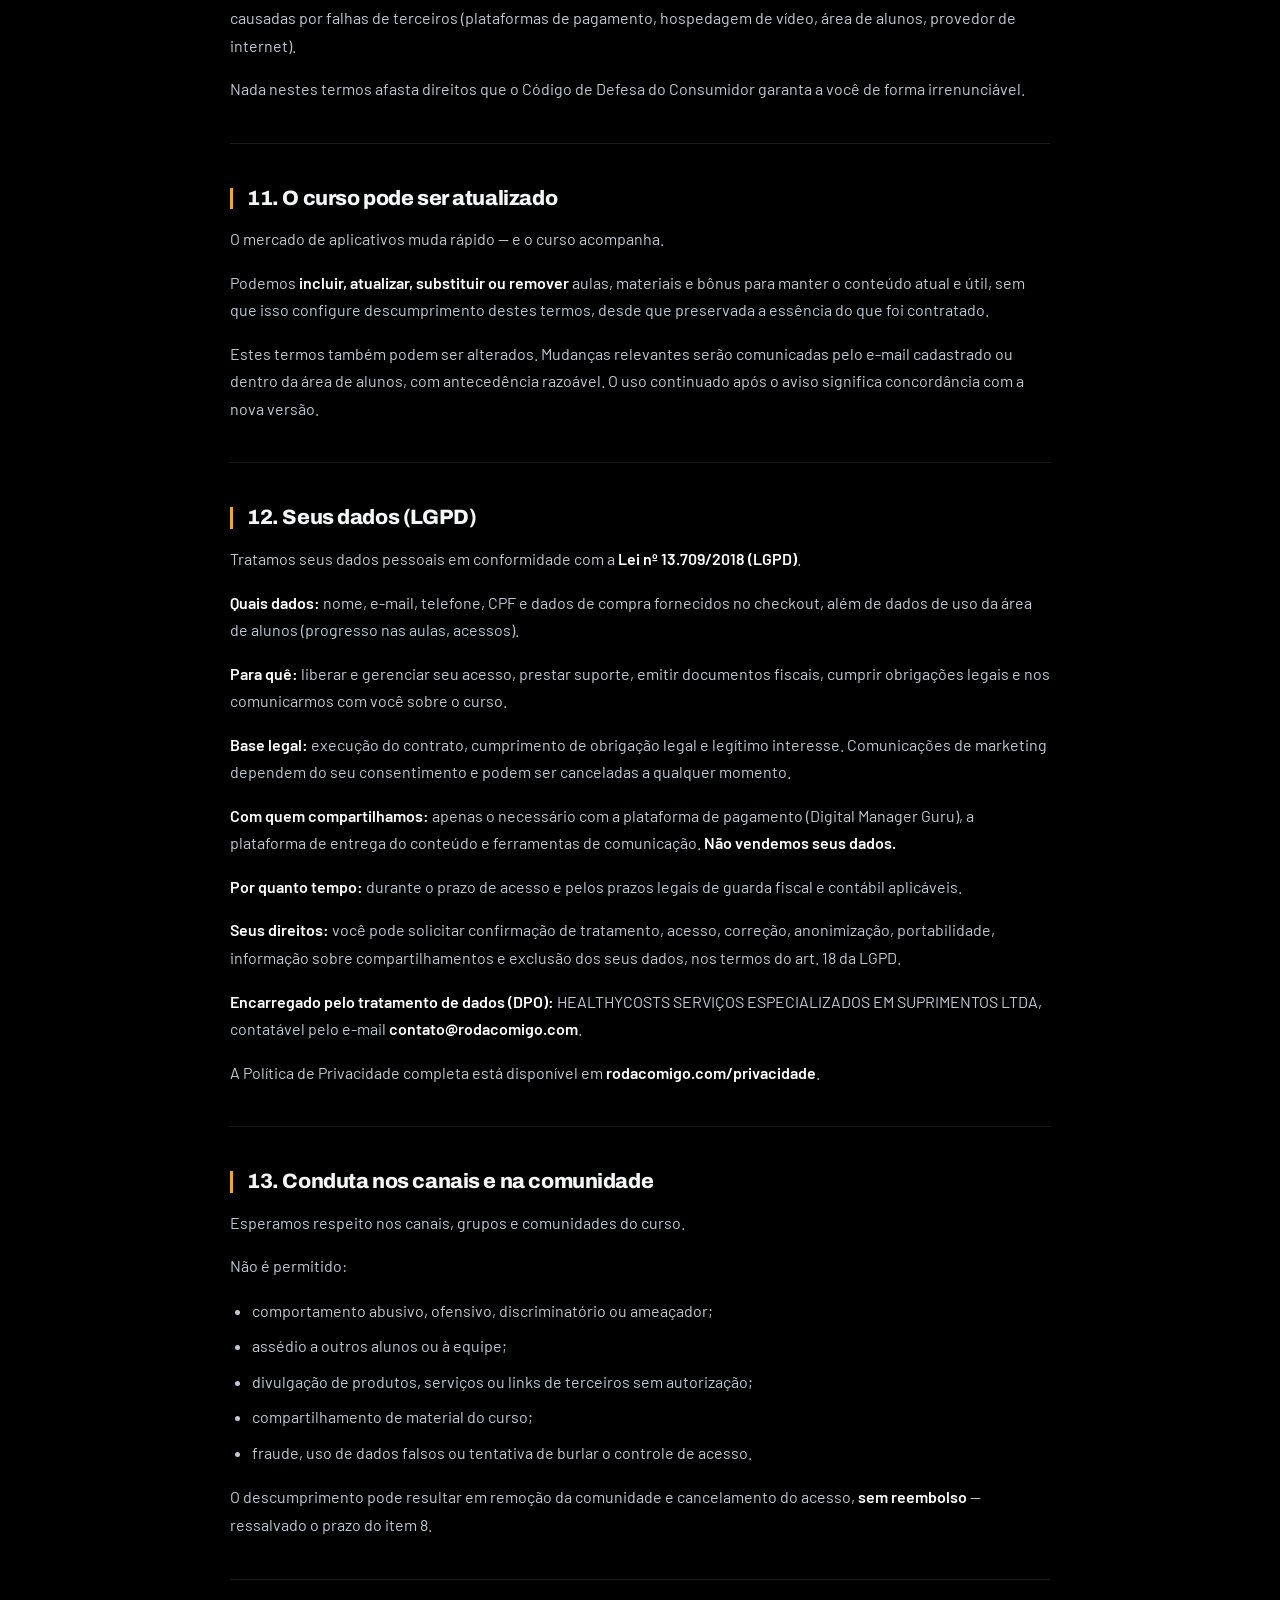
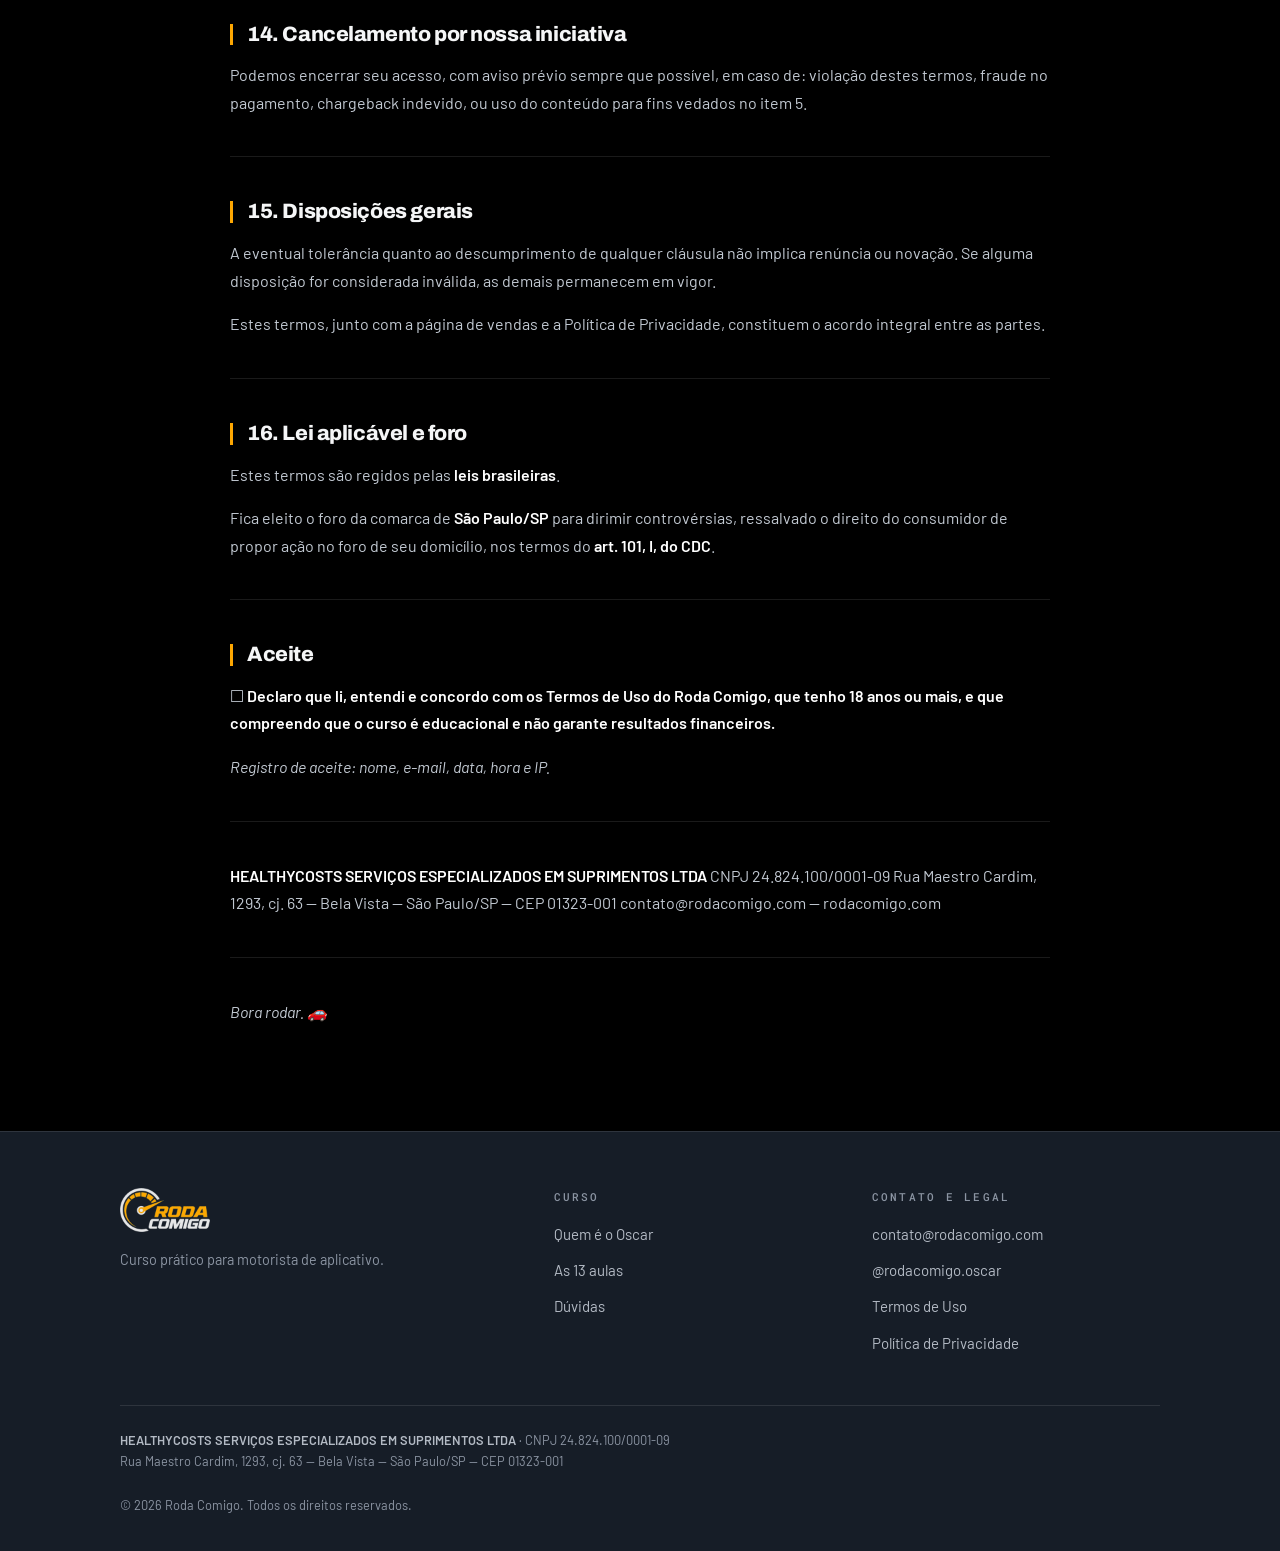
<file: termos.html>
<!DOCTYPE html>
<html lang="pt-BR">
<head>
<meta charset="utf-8">
<meta name="viewport" content="width=device-width,initial-scale=1">
<title>Termos de Uso — Roda Comigo</title>
<meta name="description" content="Termos de Uso do curso Roda Comigo — versão 1.0.">
<meta name="robots" content="index,follow">
<link rel="icon" href="img/favicon.png">
<link rel="preconnect" href="https://fonts.googleapis.com">
<link rel="preconnect" href="https://fonts.gstatic.com" crossorigin>
<link href="https://fonts.googleapis.com/css2?family=Archivo:wght@400;600;700;800&family=Barlow:wght@400;500;600;700&family=Roboto+Mono:wght@400;500&display=swap" rel="stylesheet">
<link rel="stylesheet" href="style.css">
</head>
<body>

<nav class="nav">
  <div class="wrap">
    <a class="brand brand-img" href="/"><img src="img/logo-claro.png" alt="Roda Comigo" width="135" height="66"></a>
    <div class="nav-links">
      <a href="/#aulas">As 13 aulas</a>
      <a href="/#faq">Dúvidas</a>
      <a class="btn btn-sm" href="https://clkdmg.site/pay/roda-comigo" target="_blank" rel="noopener">Quero começar</a>
    </div>
  </div>
</nav>

<main class="wrap legal">
  <a class="back" href="/">← Voltar para o site</a>
  <h1>Termos de Uso</h1>
  <p class="version">Versão 1.0 — vigente a partir de 16 de agosto de 2026</p>
  <h2>Bem-vindo ao Roda Comigo 🚗</h2>
<p>Que bom ter você aqui.</p>
<p>Se você ainda vai começar como motorista de aplicativo, chegou no momento certo: dá pra economizar meses de erro e aprender a rodar com método desde a primeira corrida. E se você já começou há pouco tempo, melhor ainda — você já sentiu na prática onde o dinheiro escapa, e é exatamente isso que a gente vai ajustar aqui.</p>
<p>De um jeito ou de outro, o objetivo é o mesmo: <strong>parar de rodar no escuro e passar a rodar com estratégia.</strong></p>
<p>Antes de liberar as aulas, dá uma lida nas regras abaixo. É curtinho, é em português claro, e ao concordar você libera todo o conteúdo.</p>
<hr />
<h2>1. Quem somos</h2>
<p>O curso <strong>Roda Comigo</strong> é oferecido por <strong>HEALTHYCOSTS SERVIÇOS ESPECIALIZADOS EM SUPRIMENTOS LTDA</strong>, inscrita no <strong>CNPJ nº 24.824.100/0001-09</strong>, com sede na <strong>Rua Maestro Cardim, 1293, conjunto 63, Bela Vista, São Paulo/SP, CEP 01323-001</strong>.</p>
<p><strong>Canal oficial de contato:</strong> contato@rodacomigo.com</p>
<p>A venda e o processamento do pagamento são realizados pela plataforma <strong>Digital Manager Guru (Checkout Guru)</strong>, que atua como intermediadora e possui termos e política de privacidade próprios. A entrega das aulas é feita pela área de alunos <strong>MemberKit</strong>.</p>
<p>Ao concluir a compra, você também está sujeito aos termos dessas plataformas, no que se refere ao pagamento e ao acesso técnico.</p>
<hr />
<h2>2. Quem pode se matricular</h2>
<p>Ao se matricular, você declara:</p>
<ul>
<li>ter <strong>18 anos ou mais</strong> e capacidade civil plena;</li>
<li>que os dados informados na compra são <strong>verdadeiros e seus</strong>;</li>
<li>que leu e concorda integralmente com estes termos.</li>
</ul>
<p>O Roda Comigo é voltado para <strong>quem pretende começar</strong> a trabalhar como motorista de aplicativo e para <strong>quem começou há pouco tempo</strong> e quer aprimorar o método. Não é necessário já estar cadastrado em nenhuma plataforma, nem já possuir veículo, para acessar o conteúdo.</p>
<hr />
<h2>3. O que você está comprando</h2>
<p>Você está adquirindo o <strong>acesso individual a um curso online gravado</strong>, composto por videoaulas e materiais de apoio, sobre estratégias e organização do trabalho como motorista de aplicativo.</p>
<p>Você <strong>não</strong> está adquirindo: consultoria individual, mentoria personalizada, intermediação de cadastro em aplicativos, indicação de emprego, veículo, financiamento ou qualquer serviço além do conteúdo educacional descrito na página de vendas.</p>
<hr />
<h2>4. Como funciona o seu acesso</h2>
<ul>
<li><strong>Acesso pessoal e individual</strong>, vinculado ao seu login e ao e-mail informado na compra.</li>
<li><strong>Prazo de acesso: 12 (doze) meses</strong> contados da liberação do acesso.</li>
<li>Você assiste <strong>quando e quantas vezes quiser</strong> dentro desse prazo.</li>
<li>Conteúdo <strong>100% online</strong>. Recomendamos conexão estável para assistir aos vídeos.</li>
<li>O acesso é liberado automaticamente após a confirmação do pagamento. Em pagamentos por Pix ou cartão, isso costuma ser imediato; por boleto, pode levar até 3 dias úteis, conforme a compensação bancária.</li>
<li>Problemas de acesso: <strong>contato@rodacomigo.com</strong>. Respondemos em até <strong>2 (dois) dias úteis</strong>.</li>
</ul>
<p>Podemos suspender temporariamente o acesso para manutenção, atualização de conteúdo ou por indisponibilidade das plataformas de terceiros que hospedam os vídeos e a área de alunos. Faremos o possível para que seja breve e comunicaremos quando for programado.</p>
<hr />
<h2>5. O conteúdo é seu para aprender, não para distribuir</h2>
<p>Todo o material do Roda Comigo — videoaulas, textos, planilhas, materiais de apoio, marca e identidade visual — é protegido por direitos autorais, nos termos da <strong>Lei nº 9.610/1998</strong>.</p>
<p>Ao se matricular, você recebe uma <strong>licença de uso pessoal, intransferível e não exclusiva</strong>, limitada ao seu próprio aprendizado e ao prazo de acesso contratado.</p>
<p>É <strong>expressamente proibido</strong>:</p>
<ul>
<li>gravar, capturar tela, baixar ou reproduzir as aulas por qualquer meio;</li>
<li>compartilhar, emprestar, vender ou ceder seu login;</li>
<li>exibir o conteúdo publicamente ou em grupo;</li>
<li>revender, redistribuir ou publicar qualquer parte do curso, ainda que gratuitamente;</li>
<li>usar o conteúdo para criar curso, apostila, canal ou produto concorrente.</li>
</ul>
<p>O compartilhamento de login e a reprodução não autorizada podem levar à <strong>suspensão imediata do acesso, sem reembolso</strong>, sem prejuízo das medidas cíveis e criminais cabíveis — ressalvado sempre o seu direito de arrependimento previsto no item 8.</p>
<p>Podemos utilizar recursos técnicos para identificar acessos simultâneos incompatíveis com uso individual.</p>
<hr />
<h2>6. O curso é educacional — não é promessa de ganho nem de emprego</h2>
<p>O Roda Comigo ensina <strong>estratégias, boas práticas e organização</strong> para quem trabalha ou pretende trabalhar como motorista de aplicativo.</p>
<p>Os resultados dependem do seu esforço, da sua dedicação, da sua região, do seu veículo, da sua disponibilidade de horários e de fatores completamente fora do nosso controle — como as regras, tarifas e algoritmos das plataformas, a demanda local e a economia.</p>
<p><strong>Não garantimos:</strong></p>
<ul>
<li>valor de faturamento ou de lucro;</li>
<li>número de corridas;</li>
<li>aprovação, cadastro ou manutenção de conta em qualquer aplicativo;</li>
<li>qualquer tipo de vínculo empregatício ou de renda mínima.</li>
</ul>
<p>Nenhum exemplo, número, print ou depoimento apresentado no curso ou nas peças de divulgação constitui promessa ou garantia de resultado. São relatos de experiências individuais.</p>
<hr />
<h2>7. Somos independentes</h2>
<p>O Roda Comigo é um curso <strong>independente</strong> e <strong>não possui qualquer vínculo, parceria, patrocínio, representação ou afiliação</strong> com Uber, 99, InDrive, iFood ou quaisquer outras plataformas de transporte ou entrega.</p>
<p>As marcas citadas pertencem aos seus respectivos titulares e são mencionadas apenas para fins educativos e informativos, sem intenção de uso comercial da marca alheia.</p>
<p>O Roda Comigo não intermedeia, agiliza nem influencia cadastros, aprovações, bloqueios ou pagamentos dessas plataformas.</p>
<hr />
<h2>8. Direito de arrependimento e reembolso</h2>
<p>Você tem direito ao <strong>reembolso integral em até 7 (sete) dias corridos</strong>, contados da data da compra ou da liberação do acesso — o que ocorrer por último —, conforme o <strong>art. 49 do Código de Defesa do Consumidor</strong>.</p>
<p>Não é preciso justificar o motivo.</p>
<p><strong>Como solicitar:</strong></p>
<ol>
<li>Envie um e-mail para <strong>contato@rodacomigo.com</strong> com o e-mail usado na compra; <strong>ou</strong></li>
<li>Solicite pela área <strong>Meus Pedidos</strong> da Digital Manager Guru, onde ficam disponíveis seus pedidos e os contatos do vendedor.</li>
</ol>
<p>Confirmado o pedido dentro do prazo, o estorno é processado pela plataforma de pagamento, conforme os prazos do seu meio de pagamento (cartão de crédito costuma refletir na fatura seguinte; Pix e boleto dependem dos dados bancários informados).</p>
<p>O acesso ao conteúdo é encerrado no momento do reembolso.</p>
<p>Após os 7 dias, a compra é definitiva e não há direito a reembolso proporcional pelo tempo não utilizado, salvo falha comprovada na prestação do serviço.</p>
<hr />
<h2>9. Você é responsável por seguir as regras oficiais</h2>
<p>As regras das plataformas, a legislação de trânsito e as exigências para atuar como motorista de aplicativo — CNH com observação de atividade remunerada (EAR), categoria do veículo, documentação, seguros, cadastro municipal e exigências estaduais — <strong>mudam com o tempo e variam de cidade para cidade</strong>.</p>
<p>O conteúdo do curso é <strong>informativo</strong> e reflete o cenário na data de sua produção. Cabe exclusivamente a você <strong>verificar e cumprir</strong> as regras oficiais vigentes de cada plataforma e da sua região antes de agir.</p>
<p>O curso não substitui orientação jurídica, contábil, tributária ou mecânica profissional.</p>
<p>O Roda Comigo não se responsabiliza por multas, bloqueios de conta, autuações, prejuízos financeiros ou decisões tomadas com base no conteúdo sem essa verificação prévia.</p>
<hr />
<h2>10. Limitação de responsabilidade</h2>
<p>Na máxima extensão permitida pela legislação brasileira, a responsabilidade do Roda Comigo limita-se ao valor efetivamente pago por você pelo curso.</p>
<p>Não respondemos por danos indiretos, lucros cessantes, perda de oportunidades ou por indisponibilidades causadas por falhas de terceiros (plataformas de pagamento, hospedagem de vídeo, área de alunos, provedor de internet).</p>
<p>Nada nestes termos afasta direitos que o Código de Defesa do Consumidor garanta a você de forma irrenunciável.</p>
<hr />
<h2>11. O curso pode ser atualizado</h2>
<p>O mercado de aplicativos muda rápido — e o curso acompanha.</p>
<p>Podemos <strong>incluir, atualizar, substituir ou remover</strong> aulas, materiais e bônus para manter o conteúdo atual e útil, sem que isso configure descumprimento destes termos, desde que preservada a essência do que foi contratado.</p>
<p>Estes termos também podem ser alterados. Mudanças relevantes serão comunicadas pelo e-mail cadastrado ou dentro da área de alunos, com antecedência razoável. O uso continuado após o aviso significa concordância com a nova versão.</p>
<hr />
<h2>12. Seus dados (LGPD)</h2>
<p>Tratamos seus dados pessoais em conformidade com a <strong>Lei nº 13.709/2018 (LGPD)</strong>.</p>
<p><strong>Quais dados:</strong> nome, e-mail, telefone, CPF e dados de compra fornecidos no checkout, além de dados de uso da área de alunos (progresso nas aulas, acessos).</p>
<p><strong>Para quê:</strong> liberar e gerenciar seu acesso, prestar suporte, emitir documentos fiscais, cumprir obrigações legais e nos comunicarmos com você sobre o curso.</p>
<p><strong>Base legal:</strong> execução do contrato, cumprimento de obrigação legal e legítimo interesse. Comunicações de marketing dependem do seu consentimento e podem ser canceladas a qualquer momento.</p>
<p><strong>Com quem compartilhamos:</strong> apenas o necessário com a plataforma de pagamento (Digital Manager Guru), a plataforma de entrega do conteúdo e ferramentas de comunicação. <strong>Não vendemos seus dados.</strong></p>
<p><strong>Por quanto tempo:</strong> durante o prazo de acesso e pelos prazos legais de guarda fiscal e contábil aplicáveis.</p>
<p><strong>Seus direitos:</strong> você pode solicitar confirmação de tratamento, acesso, correção, anonimização, portabilidade, informação sobre compartilhamentos e exclusão dos seus dados, nos termos do art. 18 da LGPD.</p>
<p><strong>Encarregado pelo tratamento de dados (DPO):</strong> HEALTHYCOSTS SERVIÇOS ESPECIALIZADOS EM SUPRIMENTOS LTDA, contatável pelo e-mail <strong>contato@rodacomigo.com</strong>.</p>
<p>A Política de Privacidade completa está disponível em <strong>rodacomigo.com/privacidade</strong>.</p>
<hr />
<h2>13. Conduta nos canais e na comunidade</h2>
<p>Esperamos respeito nos canais, grupos e comunidades do curso.</p>
<p>Não é permitido:</p>
<ul>
<li>comportamento abusivo, ofensivo, discriminatório ou ameaçador;</li>
<li>assédio a outros alunos ou à equipe;</li>
<li>divulgação de produtos, serviços ou links de terceiros sem autorização;</li>
<li>compartilhamento de material do curso;</li>
<li>fraude, uso de dados falsos ou tentativa de burlar o controle de acesso.</li>
</ul>
<p>O descumprimento pode resultar em remoção da comunidade e cancelamento do acesso, <strong>sem reembolso</strong> — ressalvado o prazo do item 8.</p>
<hr />
<h2>14. Cancelamento por nossa iniciativa</h2>
<p>Podemos encerrar seu acesso, com aviso prévio sempre que possível, em caso de: violação destes termos, fraude no pagamento, chargeback indevido, ou uso do conteúdo para fins vedados no item 5.</p>
<hr />
<h2>15. Disposições gerais</h2>
<p>A eventual tolerância quanto ao descumprimento de qualquer cláusula não implica renúncia ou novação. Se alguma disposição for considerada inválida, as demais permanecem em vigor.</p>
<p>Estes termos, junto com a página de vendas e a Política de Privacidade, constituem o acordo integral entre as partes.</p>
<hr />
<h2>16. Lei aplicável e foro</h2>
<p>Estes termos são regidos pelas <strong>leis brasileiras</strong>.</p>
<p>Fica eleito o foro da comarca de <strong>São Paulo/SP</strong> para dirimir controvérsias, ressalvado o direito do consumidor de propor ação no foro de seu domicílio, nos termos do <strong>art. 101, I, do CDC</strong>.</p>
<hr />
<h2>Aceite</h2>
<p>☐ <strong>Declaro que li, entendi e concordo com os Termos de Uso do Roda Comigo, que tenho 18 anos ou mais, e que compreendo que o curso é educacional e não garante resultados financeiros.</strong></p>
<p><em>Registro de aceite: nome, e-mail, data, hora e IP.</em></p>
<hr />
<p><strong>HEALTHYCOSTS SERVIÇOS ESPECIALIZADOS EM SUPRIMENTOS LTDA</strong>
CNPJ 24.824.100/0001-09
Rua Maestro Cardim, 1293, cj. 63 — Bela Vista — São Paulo/SP — CEP 01323-001
contato@rodacomigo.com — rodacomigo.com</p>
<hr />
<p><em>Bora rodar. 🚗</em></p>
</main>

<footer>
  <div class="wrap">
    <div class="foot-grid">
      <div>
        <a class="brand brand-img" href="/" style="margin-bottom:16px"><img src="img/logo-claro.png" alt="Roda Comigo" width="150" height="73"></a>
        <p style="color:var(--muted);font-size:.9rem;max-width:34ch">Curso prático para motorista de aplicativo.</p>
      </div>
      <div>
        <h4>Curso</h4>
        <ul>
          <li><a href="/#sobre">Quem é o Oscar</a></li>
          <li><a href="/#aulas">As 13 aulas</a></li>
          <li><a href="/#faq">Dúvidas</a></li>
        </ul>
      </div>
      <div>
        <h4>Contato e legal</h4>
        <ul>
          <li><a href="mailto:contato@rodacomigo.com">contato@rodacomigo.com</a></li>
          <li><a href="https://instagram.com/rodacomigo.oscar" target="_blank" rel="noopener">@rodacomigo.oscar</a></li>
          <li><a href="termos.html">Termos de Uso</a></li>
          <li><a href="privacidade.html">Política de Privacidade</a></li>
        </ul>
      </div>
    </div>
    <div class="foot-legal">
      <strong>HEALTHYCOSTS SERVIÇOS ESPECIALIZADOS EM SUPRIMENTOS LTDA</strong> · CNPJ 24.824.100/0001-09<br>
      Rua Maestro Cardim, 1293, cj. 63 — Bela Vista — São Paulo/SP — CEP 01323-001<br><br>
      © 2026 Roda Comigo. Todos os direitos reservados.
    </div>
  </div>
</footer>

</body>
</html>
</file>
<file: style.css>
/* ==========================================================================
   Roda Comigo — estilos
   Paleta: âmbar #FDA702 · grafite #1E2633 · preto #000
   ========================================================================== */

:root{
  --amber:#FDA702;
  --amber-dim:#c98402;
  --graphite:#1E2633;
  --graphite-2:#161d27;
  --ink:#000;
  --paper:#f5f6f7;
  --muted:#8c95a3;
  --line:rgba(255,255,255,.10);
  --ok:#4ade80;

  --font-display:"Archivo",system-ui,sans-serif;
  --font-body:"Barlow",system-ui,sans-serif;
  --font-mono:"Roboto Mono",ui-monospace,monospace;

  --wrap:1120px;
  --pad:clamp(20px,5vw,40px);
}

*{box-sizing:border-box}

html{scroll-behavior:smooth}
@media (prefers-reduced-motion:reduce){
  html{scroll-behavior:auto}
  *,*::before,*::after{animation-duration:.001ms!important;transition-duration:.001ms!important}
}

body{
  margin:0;
  background:var(--ink);
  color:var(--paper);
  font-family:var(--font-body);
  font-size:17px;
  line-height:1.6;
  -webkit-font-smoothing:antialiased;
}

img{max-width:100%;display:block}
a{color:inherit}

.wrap{max-width:var(--wrap);margin:0 auto;padding-inline:var(--pad)}

/* ---------- tipografia ---------- */
h1,h2,h3{font-family:var(--font-display);font-weight:800;line-height:1.05;letter-spacing:-.02em;margin:0}
h1{font-size:clamp(2.2rem,6.5vw,4.1rem)}
h2{font-size:clamp(1.8rem,4.6vw,2.9rem)}
h3{font-size:1.15rem;font-weight:700;letter-spacing:-.01em}

.eyebrow{
  font-family:var(--font-mono);
  font-size:.72rem;
  letter-spacing:.22em;
  text-transform:uppercase;
  color:var(--amber);
  margin:0 0 14px;
}
.lead{font-size:clamp(1.05rem,2.2vw,1.25rem);color:#c7cdd6;max-width:60ch}
.amber{color:var(--amber)}

/* ---------- navegação ---------- */
.nav{
  position:sticky;top:0;z-index:50;
  background:rgba(0,0,0,.82);
  backdrop-filter:blur(10px);
  border-bottom:1px solid var(--line);
}
.nav .wrap{display:flex;align-items:center;justify-content:space-between;height:64px;gap:16px}
.brand{
  font-family:var(--font-display);font-weight:800;font-size:1.05rem;
  letter-spacing:-.02em;text-decoration:none;display:flex;align-items:center;gap:9px;
}
.brand::before{
  content:"";width:11px;height:11px;border-radius:50%;
  background:var(--amber);box-shadow:0 0 14px rgba(253,167,2,.85);flex:none;
}
.nav-links{display:flex;align-items:center;gap:26px}
/* :not(.btn) evita que a cor cinza dos links sobrescreva o texto do botão */
.nav-links a:not(.btn){
  font-size:.92rem;color:#b3bac4;text-decoration:none;transition:color .15s;
}
.nav-links a:not(.btn):hover{color:#fff}
.nav-links a.btn{color:#12181f;text-decoration:none}
.nav-links a.btn:hover{color:#12181f}
@media(max-width:760px){.nav-links a:not(.btn){display:none}}

/* ---------- botões ---------- */
.btn{
  display:inline-flex;align-items:center;justify-content:center;gap:9px;
  background:var(--amber);color:#12181f;
  font-family:var(--font-display);font-weight:800;font-size:1rem;
  padding:15px 30px;border-radius:6px;text-decoration:none;
  border:0;cursor:pointer;
  transition:transform .12s ease,box-shadow .2s ease,background .15s;
  box-shadow:0 6px 24px rgba(253,167,2,.22);
}
.btn:hover{background:#ffb824;transform:translateY(-2px);box-shadow:0 10px 30px rgba(253,167,2,.34)}
.btn:active{transform:translateY(0)}
.btn-sm{padding:10px 20px;font-size:.9rem;box-shadow:none}
.btn-ghost{
  background:transparent;color:var(--paper);
  border:1px solid rgba(255,255,255,.24);box-shadow:none;
}
.btn-ghost:hover{background:rgba(255,255,255,.06);border-color:rgba(255,255,255,.4)}
.btn-wide{width:100%;max-width:420px}

:focus-visible{outline:3px solid var(--amber);outline-offset:3px;border-radius:4px}

/* ---------- seções ---------- */
section{padding:clamp(64px,9vw,110px) 0}
.section-dark{background:var(--graphite-2)}
.section-graphite{background:var(--graphite)}

/* ---------- hero ---------- */
.hero{
  position:relative;overflow:hidden;
  padding-top:clamp(48px,7vw,84px);
  padding-bottom:clamp(56px,8vw,96px);
  background:
    radial-gradient(900px 420px at 78% 6%,rgba(253,167,2,.17),transparent 62%),
    radial-gradient(600px 320px at 8% 92%,rgba(253,167,2,.07),transparent 60%),
    var(--ink);
}
/* faixa de estrada no rodapé do hero */
.hero::after{
  content:"";position:absolute;left:0;right:0;bottom:0;height:3px;
  background:repeating-linear-gradient(90deg,var(--amber) 0 34px,transparent 34px 68px);
  opacity:.5;
}
.hero-grid{display:grid;gap:clamp(34px,5vw,60px);grid-template-columns:1fr}
@media(min-width:960px){.hero-grid{grid-template-columns:1.02fr .98fr;align-items:center}}

.hero h1{margin-bottom:20px}
.hero .lead{margin-bottom:30px}
.hero-cta{display:flex;flex-wrap:wrap;gap:14px;align-items:center}
.hero-note{
  margin-top:18px;font-size:.88rem;color:var(--muted);
  display:flex;align-items:center;gap:8px;
}
.hero-note::before{content:"✓";color:var(--ok);font-weight:700}

/* ---------- vídeo ---------- */
.video-card{
  border:1px solid var(--line);border-radius:14px;overflow:hidden;
  background:var(--graphite);
  box-shadow:0 26px 60px rgba(0,0,0,.6);
}
.video-frame{
  position:relative;aspect-ratio:16/9;width:100%;
  background:
    radial-gradient(520px 300px at 50% 42%,rgba(253,167,2,.13),transparent 68%),
    var(--graphite-2);
  display:flex;align-items:center;justify-content:center;
}
.video-frame iframe,.video-frame video{
  position:absolute;inset:0;width:100%;height:100%;border:0;object-fit:cover;
}
.video-ph{text-align:center;padding:24px;max-width:340px}
.video-ph .play{
  width:66px;height:66px;border-radius:50%;margin:0 auto 16px;
  background:var(--amber);display:grid;place-items:center;
  box-shadow:0 0 0 12px rgba(253,167,2,.13);
}
.video-ph .play::after{
  content:"";border-left:19px solid #12181f;
  border-top:12px solid transparent;border-bottom:12px solid transparent;
  margin-left:5px;
}
.video-ph p{margin:0;font-size:.93rem;color:#c7cdd6;line-height:1.5}
.video-ph small{display:block;margin-top:8px;color:var(--muted);font-size:.78rem}
.video-cap{
  padding:15px 20px;border-top:1px solid var(--line);
  font-size:.88rem;color:var(--muted);
  display:flex;align-items:center;gap:10px;
}
.video-cap strong{color:var(--paper);font-weight:600}
.dot-live{width:8px;height:8px;border-radius:50%;background:var(--amber);flex:none}

/* ---------- vídeo vertical (9:16) ---------- */
.video-card.vertical{
  max-width:330px;
  margin-inline:auto;
}
.video-card.vertical .video-frame{aspect-ratio:9/16}
@media(min-width:960px){
  .video-card.vertical{max-width:310px}
}
@media(max-width:480px){
  .video-card.vertical{max-width:280px}
}

/* ---------- contraste: o que mostram × o que escondem ---------- */
.split{display:grid;gap:20px;grid-template-columns:1fr;margin-top:44px}
@media(min-width:800px){.split{grid-template-columns:1fr 1fr;gap:26px}}
.card{
  background:rgba(255,255,255,.035);
  border:1px solid var(--line);
  border-radius:12px;padding:clamp(24px,3.4vw,34px);
}
.card.hi{border-color:rgba(253,167,2,.42);background:rgba(253,167,2,.055)}
.card h3{margin-bottom:14px}
.card ul{margin:0;padding-left:20px;color:#c7cdd6}
.card li{margin:9px 0}
.card .tag{
  font-family:var(--font-mono);font-size:.68rem;letter-spacing:.18em;
  text-transform:uppercase;color:var(--muted);display:block;margin-bottom:10px;
}
.card.hi .tag{color:var(--amber)}

/* ---------- Oscar ---------- */
.oscar{display:grid;gap:clamp(28px,4vw,52px);grid-template-columns:1fr;align-items:center}
@media(min-width:900px){.oscar{grid-template-columns:.85fr 1.15fr}}
.oscar-photo{
  aspect-ratio:4/5;border-radius:12px;overflow:hidden;
  border:1px solid var(--line);
  background:
    radial-gradient(420px 300px at 50% 30%,rgba(253,167,2,.16),transparent 66%),
    var(--graphite-2);
  display:grid;place-items:center;text-align:center;padding:24px;
}
.oscar-photo p{color:var(--muted);font-size:.86rem;margin:0;line-height:1.5}
.oscar blockquote{
  margin:26px 0 0;padding-left:22px;border-left:3px solid var(--amber);
  font-size:clamp(1.05rem,2.3vw,1.32rem);line-height:1.5;color:#fff;
  font-family:var(--font-display);font-weight:600;letter-spacing:-.01em;
}
.oscar blockquote cite{
  display:block;margin-top:12px;font-family:var(--font-body);
  font-style:normal;font-size:.88rem;font-weight:400;color:var(--muted);
}

/* ---------- a rota (13 aulas) — elemento de assinatura ---------- */
.rota{margin-top:52px;position:relative}
.rota::before{
  content:"";position:absolute;left:26px;top:8px;bottom:8px;width:2px;
  background:repeating-linear-gradient(180deg,var(--amber) 0 12px,transparent 12px 26px);
  opacity:.42;
}
@media(min-width:720px){.rota::before{left:38px}}
.km{
  position:relative;display:grid;
  grid-template-columns:56px 1fr;gap:18px;align-items:start;
  padding:15px 0;
}
@media(min-width:720px){.km{grid-template-columns:80px 1fr;gap:26px;padding:17px 0}}
.km-num{
  font-family:var(--font-mono);font-size:.82rem;font-weight:500;
  color:var(--amber);background:var(--ink);
  border:1px solid rgba(253,167,2,.42);border-radius:5px;
  padding:5px 0;text-align:center;position:relative;z-index:2;
  width:52px;
}
@media(min-width:720px){.km-num{width:64px;font-size:.86rem}}
.km-body h3{margin-bottom:5px;font-size:1.04rem}
.km-body p{margin:0;color:var(--muted);font-size:.95rem;line-height:1.5}
.km-final .km-num{background:var(--amber);color:#12181f;border-color:var(--amber);font-weight:700}
.km-final .km-body h3{color:var(--amber)}

/* ---------- para quem é ---------- */
.fit{display:grid;gap:20px;grid-template-columns:1fr;margin-top:40px}
@media(min-width:820px){.fit{grid-template-columns:1.25fr .75fr;gap:26px}}
.fit ul{list-style:none;margin:0;padding:0}
.fit li{
  padding:12px 0 12px 32px;position:relative;
  border-bottom:1px solid var(--line);color:#c7cdd6;
}
.fit li:last-child{border-bottom:0}
.fit .yes li::before{content:"✓";position:absolute;left:0;color:var(--ok);font-weight:700}
.fit .no li::before{content:"✕";position:absolute;left:0;color:#f87171;font-weight:700}

/* ---------- oferta ---------- */
.offer{
  max-width:620px;margin:44px auto 0;text-align:center;
  background:linear-gradient(180deg,rgba(253,167,2,.10),rgba(253,167,2,.02));
  border:1px solid rgba(253,167,2,.36);
  border-radius:16px;padding:clamp(30px,5vw,46px);
}
.price-old{
  font-family:var(--font-mono);color:var(--muted);
  text-decoration:line-through;font-size:1rem;
}
.price{
  font-family:var(--font-display);font-weight:800;
  font-size:clamp(3rem,10vw,4.6rem);line-height:1;
  color:var(--amber);margin:6px 0 4px;letter-spacing:-.03em;
}
.price small{font-size:.32em;font-weight:700;vertical-align:.85em;margin-right:4px}
.price-sub{color:#c7cdd6;margin:0 0 26px;font-size:1.02rem}
.offer .btn{width:100%;max-width:none;font-size:1.08rem;padding:18px 26px}
.offer-list{
  list-style:none;margin:0 0 26px;padding:0;text-align:left;
  display:inline-block;
}
.offer-list li{padding:7px 0 7px 28px;position:relative;color:#c7cdd6;font-size:.97rem}
.offer-list li::before{content:"✓";position:absolute;left:0;color:var(--amber);font-weight:700}
.guarantee{
  margin-top:24px;padding-top:22px;border-top:1px solid var(--line);
  font-size:.92rem;color:#c7cdd6;
}
.guarantee strong{color:#fff}
.disclaimer{
  max-width:620px;margin:24px auto 0;
  font-size:.82rem;color:var(--muted);text-align:center;line-height:1.55;
}

/* ---------- FAQ ---------- */
.faq{max-width:760px;margin:40px auto 0}
.faq details{border-bottom:1px solid var(--line)}
.faq summary{
  cursor:pointer;list-style:none;padding:20px 40px 20px 0;position:relative;
  font-family:var(--font-display);font-weight:700;font-size:1.03rem;letter-spacing:-.01em;
}
.faq summary::-webkit-details-marker{display:none}
.faq summary::after{
  content:"+";position:absolute;right:6px;top:50%;transform:translateY(-50%);
  color:var(--amber);font-size:1.5rem;font-weight:400;line-height:1;
  transition:transform .2s;
}
.faq details[open] summary::after{content:"−"}
.faq p{margin:0 0 22px;color:#c7cdd6;padding-right:40px}

/* ---------- rodapé ---------- */
footer{background:var(--graphite-2);border-top:1px solid var(--line);padding:56px 0 34px}
.foot-grid{display:grid;gap:30px;grid-template-columns:1fr}
@media(min-width:760px){.foot-grid{grid-template-columns:1.4fr 1fr 1fr}}
footer h4{
  font-family:var(--font-mono);font-size:.7rem;letter-spacing:.2em;
  text-transform:uppercase;color:var(--muted);margin:0 0 14px;font-weight:500;
}
footer ul{list-style:none;margin:0;padding:0}
footer li{margin:9px 0}
footer a:not(.btn){color:#b3bac4;text-decoration:none;font-size:.94rem}
footer a:not(.btn):hover{color:var(--amber)}
.foot-legal{
  margin-top:40px;padding-top:24px;border-top:1px solid var(--line);
  font-size:.8rem;color:var(--muted);line-height:1.7;
}
.foot-legal strong{color:#b3bac4;font-weight:600}

/* ---------- banner de cookies ---------- */
.cookie{
  position:fixed;left:14px;right:14px;bottom:14px;z-index:70;
  background:var(--graphite);border:1px solid var(--line);
  border-radius:12px;padding:20px;
  box-shadow:0 18px 50px rgba(0,0,0,.65);
  display:none;gap:16px;flex-direction:column;
}
.cookie.show{display:flex}
@media(min-width:840px){
  .cookie{left:auto;right:20px;bottom:20px;max-width:430px}
}
.cookie p{margin:0;font-size:.89rem;color:#c7cdd6;line-height:1.55}
.cookie p a{color:var(--amber)}
.cookie-actions{display:flex;gap:10px;flex-wrap:wrap}
.cookie .btn{flex:1;min-width:130px;padding:11px 16px;font-size:.9rem;box-shadow:none}

/* ---------- páginas de texto legal ---------- */
.legal{padding:clamp(48px,7vw,84px) 0 90px;max-width:820px;margin:0 auto}
.legal h1{font-size:clamp(1.9rem,5vw,3rem);margin-bottom:8px}
.legal .version{
  font-family:var(--font-mono);font-size:.8rem;color:var(--amber);
  margin:0 0 36px;letter-spacing:.04em;
}
.legal h2{
  font-size:1.3rem;margin:44px 0 14px;padding-left:14px;
  border-left:3px solid var(--amber);
}
.legal h3{margin:26px 0 10px;color:#fff}
.legal p,.legal li{color:#c2c9d2;font-size:1rem;line-height:1.72}
.legal ul{padding-left:22px}
.legal li{margin:8px 0}
.legal strong{color:#fff;font-weight:600}
.legal hr{border:0;border-top:1px solid var(--line);margin:40px 0}
.legal table{
  width:100%;border-collapse:collapse;margin:20px 0;font-size:.92rem;
  display:block;overflow-x:auto;
}
.legal th{
  background:var(--graphite);color:#fff;text-align:left;
  padding:11px 13px;font-weight:600;white-space:nowrap;
}
.legal td{padding:11px 13px;border-bottom:1px solid var(--line);color:#c2c9d2;vertical-align:top}
.legal .box{
  background:rgba(253,167,2,.07);border:1px solid rgba(253,167,2,.3);
  border-radius:10px;padding:22px 26px;margin:26px 0;
}
.legal .box ul{margin:0;padding-left:20px}
.back{
  display:inline-flex;align-items:center;gap:8px;
  font-size:.9rem;color:var(--muted);text-decoration:none;margin-bottom:26px;
}
.back:hover{color:var(--amber)}

/* ---------- logo em imagem ---------- */
.brand-img{padding:0}
.brand-img::before{display:none}
.brand-img img{height:34px;width:auto;display:block}
footer .brand-img img{height:44px}
@media(max-width:420px){.brand-img img{height:28px}}

/* ---------- seção do Oscar sem foto ---------- */
.oscar-solo{grid-template-columns:1fr;max-width:820px}
@media(min-width:900px){.oscar-solo{grid-template-columns:1fr}}

/* ---------- páginas de status pós-checkout ---------- */
.status{
  min-height:calc(100vh - 64px);
  display:grid;place-items:center;
  padding:clamp(40px,8vw,80px) 0;
  background:
    radial-gradient(800px 400px at 50% 0%,rgba(253,167,2,.12),transparent 65%),
    var(--ink);
}
.status-box{max-width:620px;text-align:center}
.status-icon{
  width:82px;height:82px;border-radius:50%;
  margin:0 auto 26px;display:grid;place-items:center;
  font-size:2.4rem;font-weight:700;line-height:1;
}
.status-ok{background:rgba(74,222,128,.14);border:2px solid var(--ok);color:var(--ok)}
.status-wait{background:rgba(253,167,2,.14);border:2px solid var(--amber);color:var(--amber)}
.status-no{background:rgba(248,113,113,.14);border:2px solid #f87171;color:#f87171}
.status h1{font-size:clamp(1.8rem,5.5vw,2.8rem);margin-bottom:14px}
.status .lead{margin:0 auto 30px}
.status-steps{
  text-align:left;background:rgba(255,255,255,.035);
  border:1px solid var(--line);border-radius:12px;
  padding:clamp(22px,4vw,32px);margin:0 0 28px;
}
.status-steps h3{margin-bottom:16px;font-size:1.05rem}
.status-steps ol{margin:0;padding-left:22px;color:#c7cdd6}
.status-steps li{margin:11px 0;line-height:1.55}
.status-steps strong{color:#fff}
.status-alert{
  background:rgba(253,167,2,.09);border:1px solid rgba(253,167,2,.34);
  border-radius:10px;padding:18px 22px;margin:0 0 28px;
  text-align:left;font-size:.95rem;color:#c7cdd6;line-height:1.55;
}
.status-alert strong{color:var(--amber)}
.status-help{
  margin-top:32px;padding-top:24px;border-top:1px solid var(--line);
  font-size:.92rem;color:var(--muted);
}
.status-help a{color:var(--amber);text-decoration:none}
</file>
